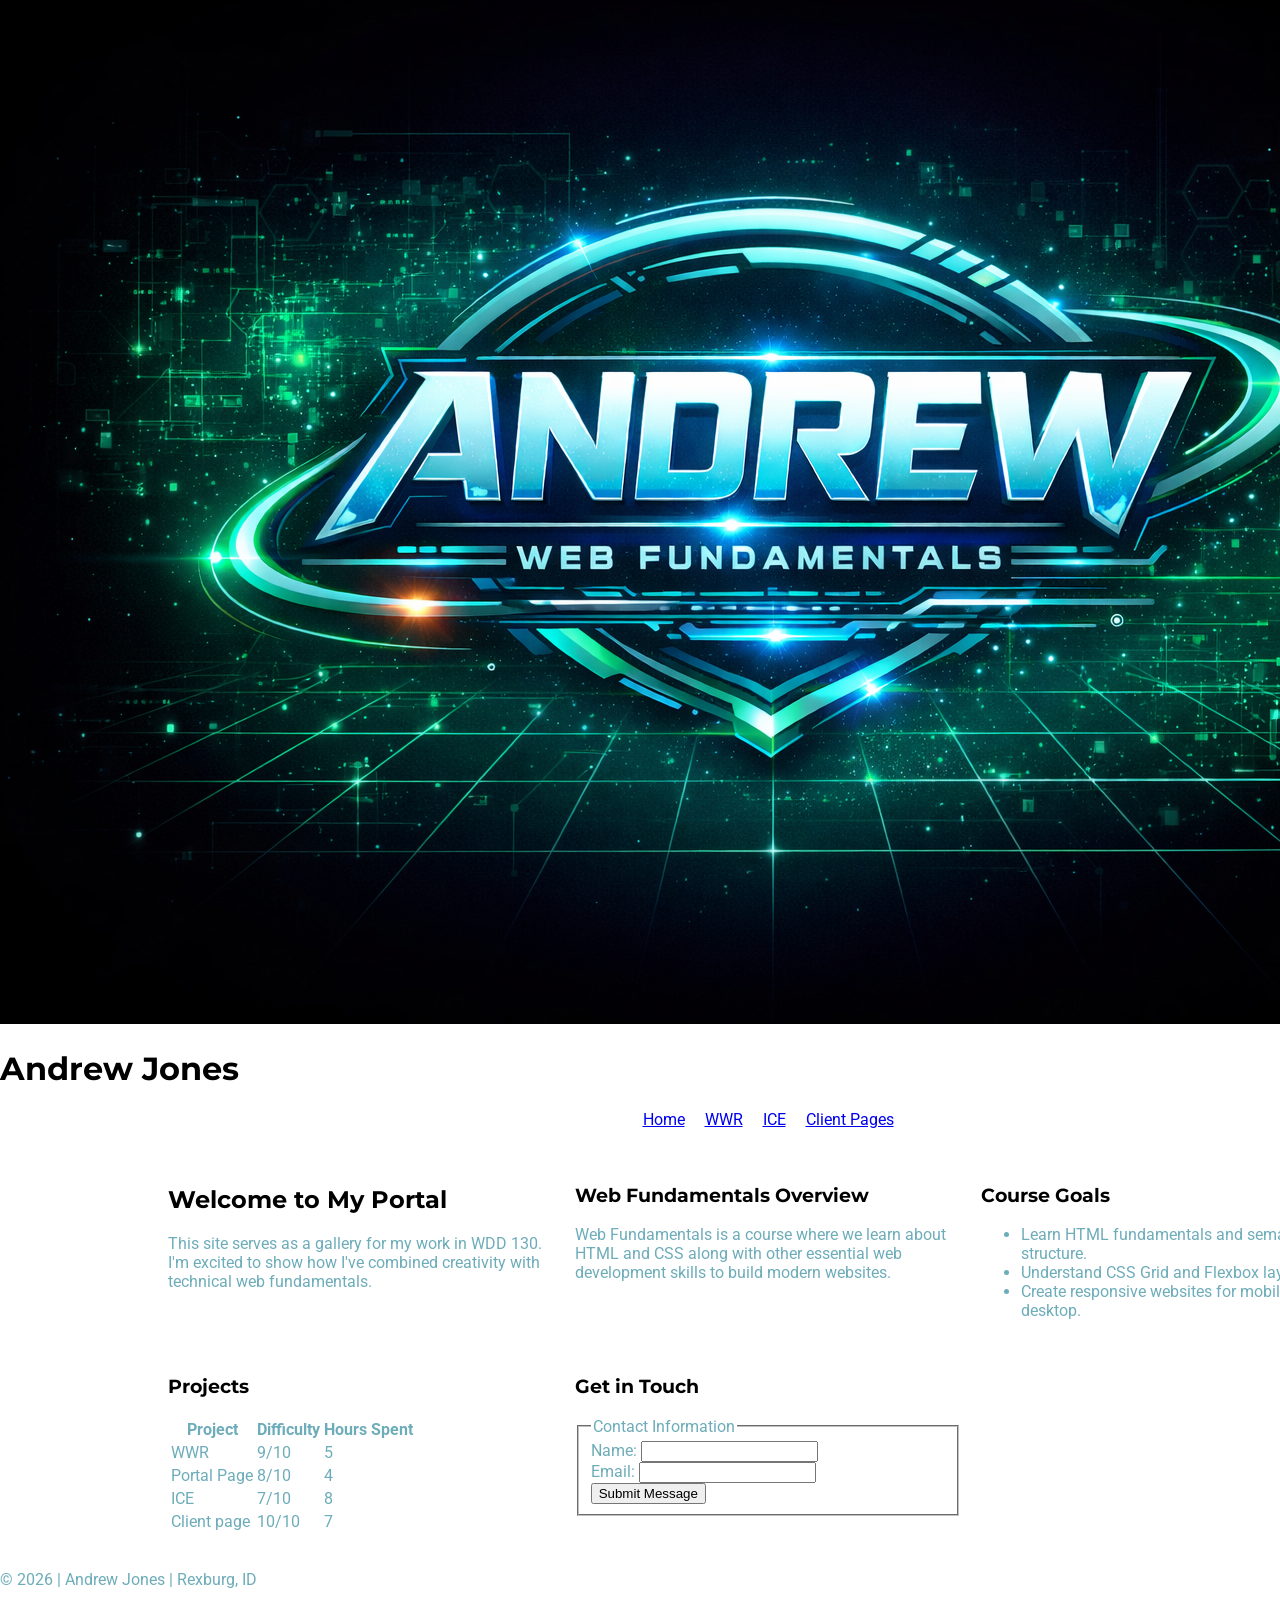
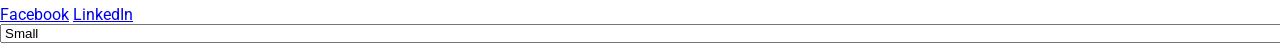
<file: index.html>
<!DOCTYPE html>
<html lang="en">
<head>
    <meta charset="UTF-8">
    <meta name="viewport" content="width=device-width, initial-scale=1.0">
    <title>Andrew Jones | WDD 130 Portal</title>
    <link rel="preconnect" href="https://fonts.googleapis.com">
    <link rel="preconnect" href="https://fonts.gstatic.com" crossorigin>
    <link href="https://fonts.googleapis.com/css2?family=Montserrat:wght@700&family=Roboto&display=swap" rel="stylesheet">
    <link rel="stylesheet" href="styles/styles.css">
</head>
<body>

    <header>
        <img src="images/Andrewlogo.png" alt="Andrew Web Fundamentals Logo" class="logo"> 
        <h1>Andrew Jones</h1>
        <nav>
            <ul>
                <li><a href="index.html">Home</a></li>
                <li><a href="wwr/index.html">WWR</a></li>
                <li><a href="http://127.0.0.1:5500/icepage.html">ICE</a></li>
                <li><a href="Clientpages.html">Client Pages</a></li>
            </ul>
        </nav>
    </header>

    <main>
        <section class="hero">
            <h2>Welcome to My Portal</h2>
            <p>This site serves as a gallery for my work in WDD 130. I'm excited to show how I've combined creativity with technical web fundamentals.</p>
        </section>

        <section class="explanation">
            <h3>Web Fundamentals Overview</h3>
            <p>Web Fundamentals is a course where we learn about HTML and CSS along with other essential web development skills to build modern websites.</p>
        </section>

        <section class="goals">
            <h3>Course Goals</h3>
            <ul>
                <li>Learn HTML fundamentals and semantic structure.</li>
                <li>Understand CSS Grid and Flexbox layouts.</li>
                <li>Create responsive websites for mobile and desktop.</li>
            </ul>
        </section>

        <section class="progress-table">
            <h3>Projects</h3>
            <table>
                <thead>
                    <tr>
                        <th>Project</th>
                        <th>Difficulty</th>
                        <th>Hours Spent</th>
                    </tr>
                </thead>
                <tbody>
                    <tr>
                        <td>WWR</td>
                        <td>9/10</td>
                        <td>5</td>
                    </tr>
                    <tr>
                        <td>Portal Page</td>
                        <td>8/10</td>
                        <td>4</td>
                    </tr>
                    <tr>
                        <td>ICE</td>
                        <td>7/10</td>
                        <td>8</td>
                    </tr>
                    <tr>
                        <td>Client page</td>
                        <td>10/10</td>
                        <td>7</td>
                    </tr>
                </tbody>
            </table>
        </section>

        <section class="contact-form">
            <h3>Get in Touch</h3>
            <form action="#">
                <fieldset>
                    <legend>Contact Information</legend>
                    <label for="name">Name:</label>
                    <input type="text" id="name" name="user_name" required> <br>
                    
                    <label for="email">Email:</label>
                    <input type="email" id="email" name="user_email" required> <br>
                    
                    <button type="submit">Submit Message</button>
                </fieldset>
            </form>
        </section>
    </main>

    <footer>
        <p>&copy; 2026 | Andrew Jones | Rexburg, ID</p>
        <div class="socials">
            <a href="https://Facebook.com" target="_blank">Facebook</a>
            <a href="https://linkedin.com" target="_blank">LinkedIn</a>
        </div>
    </footer>

<select>
  <option value="small">Small</option>
  <option value="large">Large</option>
</select>   




</body>
</html>
</file>
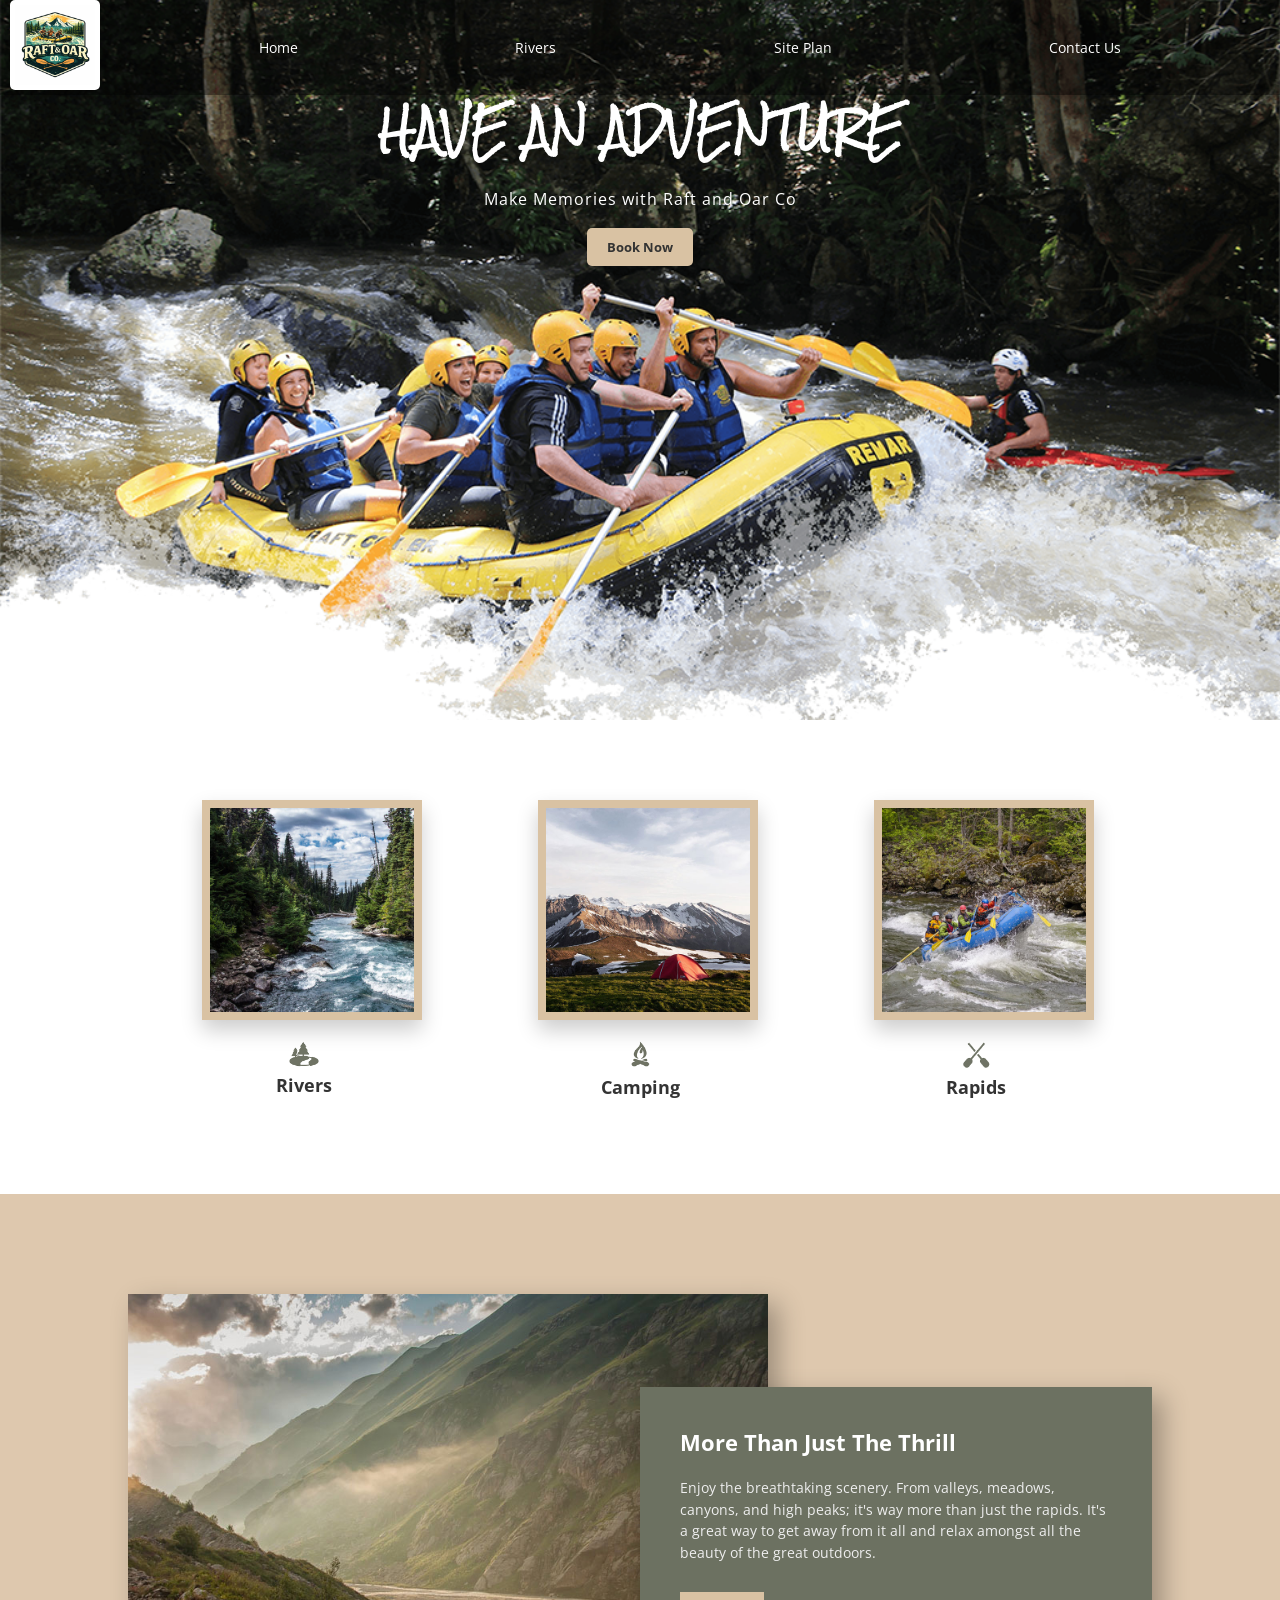
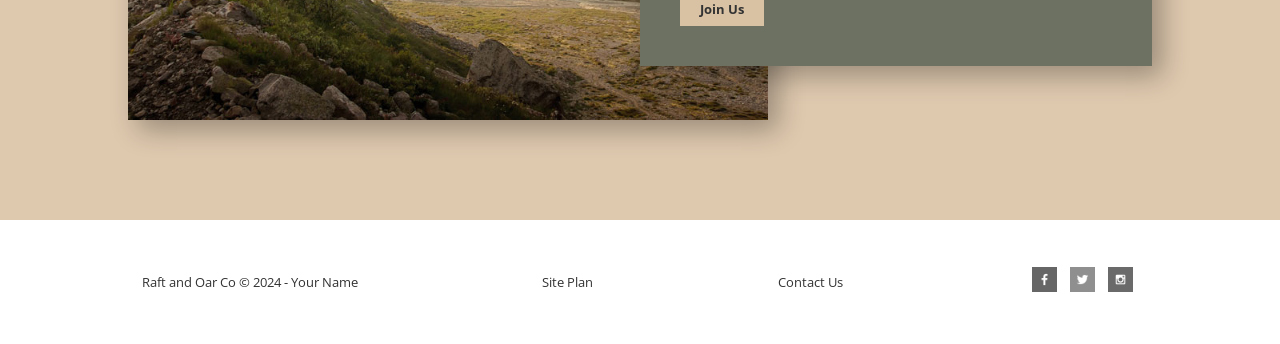
<file: wwr/index.html>
<!DOCTYPE html>
<html lang="en">
<head>
    <meta charset="UTF-8">
    <meta name="viewport" content="width=device-width, initial-scale=1.0">
    <title>Raft and Oar Co | Home</title>
    <!-- Importing Google Fonts for the decorative title -->
    <link href="https://fonts.googleapis.com/css2?family=Rock+Salt&family=Open+Sans:wght@400;700&display=swap" rel="stylesheet">
    <style>
        /* General Styles */
        body {
            margin: 0;
            padding: 0;
            font-family: 'Open Sans', sans-serif;
            background-color: #ffffff;
            color: #333;
        }

        /* Header Grid */
        header {
            display: grid;
            grid-template-columns: 150px auto;
            background-color: rgba(0, 0, 0, 0.4); 
            position: absolute; /* Floating over hero */
            width: 100%;
            z-index: 10;
        }

        #logo_link {
            padding: 10px;
            justify-self: center;
            align-self: center;
        }

        .logo {
            width: 80px; /* Slightly adjusted for the new logo aspect ratio */
            background-color: white;
            padding: 5px;
            border-radius: 5px; /* Changed from 50% to 5px for a standard logo look */
        }

        nav {
            display: flex;
            justify-content: space-around;
            align-items: center;
            padding-right: 50px;
        }

        nav a {
            text-decoration: none;
            color: white;
            font-size: 0.9em;
            transition: color 0.3s;
        }

        nav a:hover {
            color: #d9c2a3;
        }

        /* Hero Grid */
        #hero {
            display: grid;
            grid-template-columns: 1fr 3fr 1fr;
            height: 80vh;
        }

        #hero-box {
            grid-column: 1/4;
            grid-row: 1/3;
            z-index: -1;
            overflow: hidden;
        }

        #hero-img {
            width: 100%;
            height: 100%;
            object-fit: cover;
        }

        #hero-msg {
            grid-column: 2/3;
            grid-row: 1/2;
            text-align: center;
            align-self: center;
            margin-top: 50px;
        }

        .home-title {
            font-family: 'Rock Salt', cursive;
            color: white;
            font-size: 2.5em;
            margin-bottom: 0;
            text-transform: uppercase;
        }

        #hero-msg h4 {
            color: white;
            font-weight: normal;
            margin-top: 10px;
            letter-spacing: 1px;
        }

        .button-box {
            margin-top: 25px;
        }

        .book {
            background-color: #d9c2a3;
            color: #333;
            text-decoration: none;
            padding: 10px 20px;
            font-size: 0.8em;
            border-radius: 5px;
            font-weight: bold;
            transition: background 0.3s;
        }

        .book:hover {
            background-color: #6f7364;
            color: white;
        }

        /* Main Home Grid */
        .home-grid {
            display: grid;
            grid-template-columns: repeat(10, 1fr);
            max-width: 1100px;
            margin: 80px auto;
            gap: 20px;
        }

        .card-img {
            width: 100%;
            border: 8px solid #d9c2a3;
            box-shadow: 0 10px 20px rgba(0,0,0,0.2);
            transition: transform .5s;
        }

        .card-img:hover {
            transform: scale(1.05);
        }

        .rivers-card { grid-column: 2/4; text-align: center; }
        .camping-card { grid-column: 5/7; text-align: center; }
        .rapids-card { grid-column: 8/10; text-align: center; }

        .icon {
            width: 30px;
            margin-top: 15px;
            display: block;
            margin-left: auto;
            margin-right: auto;
        }

        .home-grid h2 {
            font-size: 1.1em;
            margin-top: 5px;
        }

        /* Bottom Section with Tan Background */
        .bottom-section {
            background-color: #dec8ae;
            padding: 100px 0;
            display: grid;
            grid-template-columns: repeat(10, 1fr);
            margin-top: 50px;
        }

        #background {
            display: none; /* Managed by the section background now */
        }

        .mountains {
            grid-column: 2/7;
            grid-row: 1/2;
            width: 100%;
            box-shadow: 10px 10px 25px rgba(0,0,0,0.3);
            z-index: 1;
        }

        .msg {
            grid-column: 6/10;
            grid-row: 1/2;
            background-color: #6c7161;
            padding: 40px;
            box-shadow: 10px 10px 25px rgba(0,0,0,0.3);
            color: white;
            align-self: center;
            z-index: 2;
            margin-top: 40px; /* Offset to create the overlap look */
        }

        .msg h2 {
            font-size: 1.4em;
            margin-top: 0;
        }

        .msg p {
            font-size: 0.85em;
            line-height: 1.6;
            color: #eee;
        }

        .join {
            background-color: #d9c2a3;
            color: #333;
            text-decoration: none;
            padding: 8px 20px;
            font-size: 0.8em;
            font-weight: bold;
            display: inline-block;
            margin-top: 15px;
        }

        /* Footer Layout */
        footer {
            background-color: #ffffff;
            padding: 40px 50px;
            display: flex;
            justify-content: space-around;
            align-items: center;
            font-size: 0.8em;
        }

        footer a {
            color: #333;
            text-decoration: none;
        }

        .social img {
            width: 25px;
            padding: 5px;
            filter: grayscale(1);
        }

        /* Responsive Design */
        @media screen and (max-width: 900px) {
            header { position: relative; background-color: #6f7364; }
            #hero { display: block; height: auto; }
            #hero-msg { padding: 40px 20px; }
            .home-grid, .bottom-section { display: block; padding: 20px; }
            .rivers-card, .camping-card, .rapids-card, .mountains, .msg {
                width: 90%;
                margin: 20px auto;
            }
            .msg { margin-top: 0; }
        }
    </style>
</head>
<body>

   <header>
    <div id="logo_container">
        <a id="logo_link" href="index.html">
            <img src="images/raft-oar-logo.png"  class="logo">
        </a>
    </div>
    <nav>
        <a href="index.html">Home</a>
        <a href="rivers.html">Rivers</a>
        <a href="site-plan.html">Site Plan</a>
        <a href="contactus.html">Contact Us</a>
    </nav>
</header>

    <div id="hero">
        <div id="hero-box">
            <img id="hero-img" src="images/hero.png" alt="People enjoying white water rafting">
        </div>
        <section id="hero-msg">
            <h1 class="home-title">Have An Adventure</h1>
            <h4>Make Memories with Raft and Oar Co</h4>
            <div class="button-box">
                <a class="book" href="rates.html">Book Now</a>
            </div>
        </section>
    </div>

    <main class="home-grid">
        <section class="rivers-card">
            <img class="card-img" src="images/rivers.jpg" alt="river in forest">
            <img class="icon" src="images/river_icon.png" alt="river icon">
            <h2>Rivers</h2>
        </section>
        <section class="camping-card">
            <img class="card-img" src="images/camping.jpg" alt="tent in mountains">
            <img class="icon" src="images/fire_icon.png" alt="fire icon">
            <h2>Camping</h2>
        </section>
        <section class="rapids-card">
            <img class="card-img" src="images/rapids.jpg" alt="rafting boat">
            <img class="icon" src="images/oars.png" alt="oars icon">
            <h2>Rapids</h2>
        </section>
    </main>

    <div class="bottom-section">
        <img class="mountains" src="images/mountains.jpg" alt="Misty mountains">
        
        <section class="msg">
            <h2>More Than Just The Thrill</h2>
            <p>Enjoy the breathtaking scenery. From valleys, meadows, canyons, and high peaks; it's way more than just the rapids. It's a great way to get away from it all and relax amongst all the beauty of the great outdoors. </p>
            <a class="join" href="rivers.html">Join Us</a>
        </section>
    </div>

    <footer>
        <p>Raft and Oar Co &copy; 2024 - Your Name</p>
        <p><a href="site-plan-rafting.html">Site Plan</a></p>
        <p><a href="contactus.html">Contact Us</a></p>
        <div class="social">
            <a href="https://facebook.com" target="_blank">
                <img src="images/facebook.png" alt="fb icon">
            </a>
            <a href="https://twitter.com" target="_blank">
                <img src="images/twitter.png" alt="twitter icon">
            </a>
            <a href="https://instagram.com" target="_blank">
                <img src="images/instagram.png" alt="instagram icon">
            </a>
        </div>
    </footer>

</body>
</html>
</file>
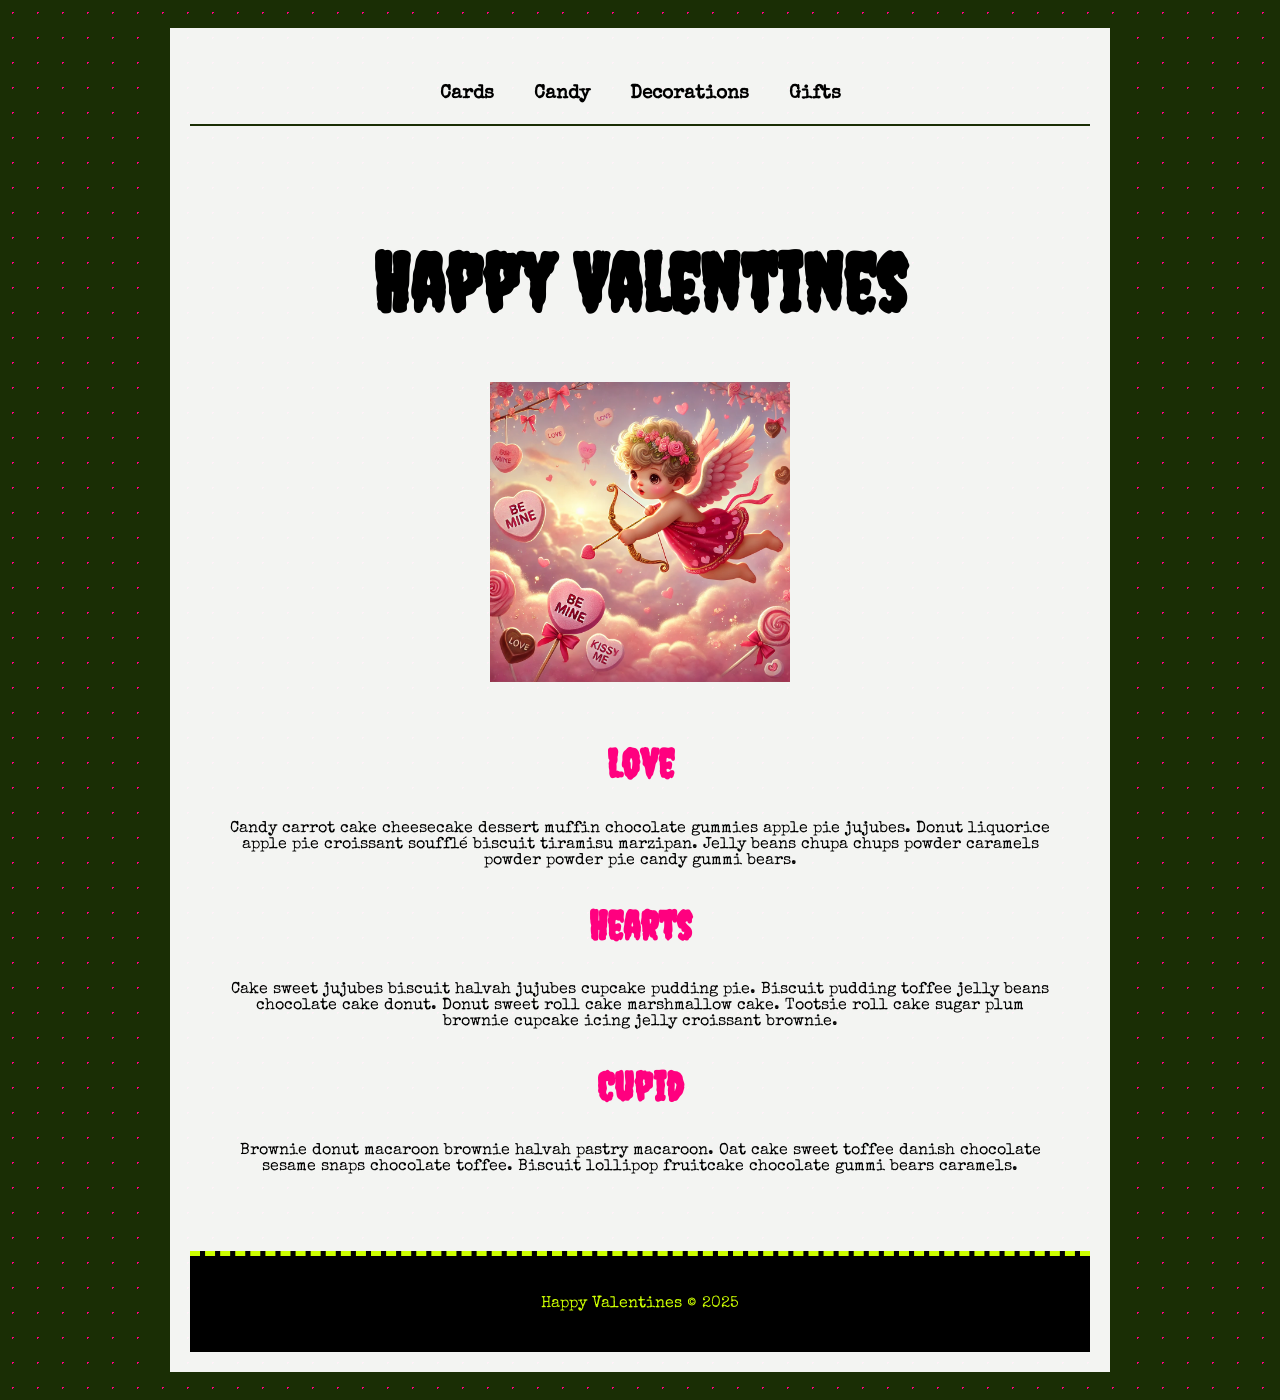
<file: ice/Your a cuttie/index.html>
<!DOCTYPE html>
<html lang="en">

<head>
    <meta charset="UTF-8">
    <meta name="viewport" content="width=device-width, initial-scale=1.0">
    <title>Happy Valentines Page</title>
    <link rel="stylesheet" href="styles/styles.css">
</head>

<body>
    <div id="wrapper">
        <header>
            <nav>
                <ul>
                    <li>Cards</li>
                    <li>Candy</li>
                    <li>Decorations</li>
                    <li>Gifts</li>
                </ul>
            </nav>
        </header>
        <main>
            <h1>Happy Valentines</h1>
            <img src="images/valentines.png">
            <section>
                <h2>Love</h2>
                <p>Candy carrot cake cheesecake dessert muffin chocolate gummies apple
                    pie jujubes. Donut liquorice apple pie croissant soufflé biscuit
                    tiramisu marzipan. Jelly beans chupa chups powder caramels powder
                    powder pie candy gummi bears. </p>
            </section>
            <section>
                <h2>Hearts</h2>
                <p>Cake sweet jujubes biscuit halvah jujubes cupcake pudding pie. Biscuit
                    pudding toffee jelly beans chocolate cake donut. Donut sweet roll cake
                    marshmallow cake. Tootsie roll cake sugar plum brownie cupcake icing
                    jelly croissant brownie.</p>
            </section>
            <section>
                <h2>Cupid</h2>
                <p>Brownie donut macaroon brownie halvah pastry macaroon. Oat cake sweet
                    toffee danish chocolate sesame snaps chocolate toffee. Biscuit lollipop
                    fruitcake chocolate gummi bears caramels.</p>
            </section>
        </main>
        <footer>
            Happy Valentines &copy; 2025
        </footer>
    </div>
</body>

</html>
</file>
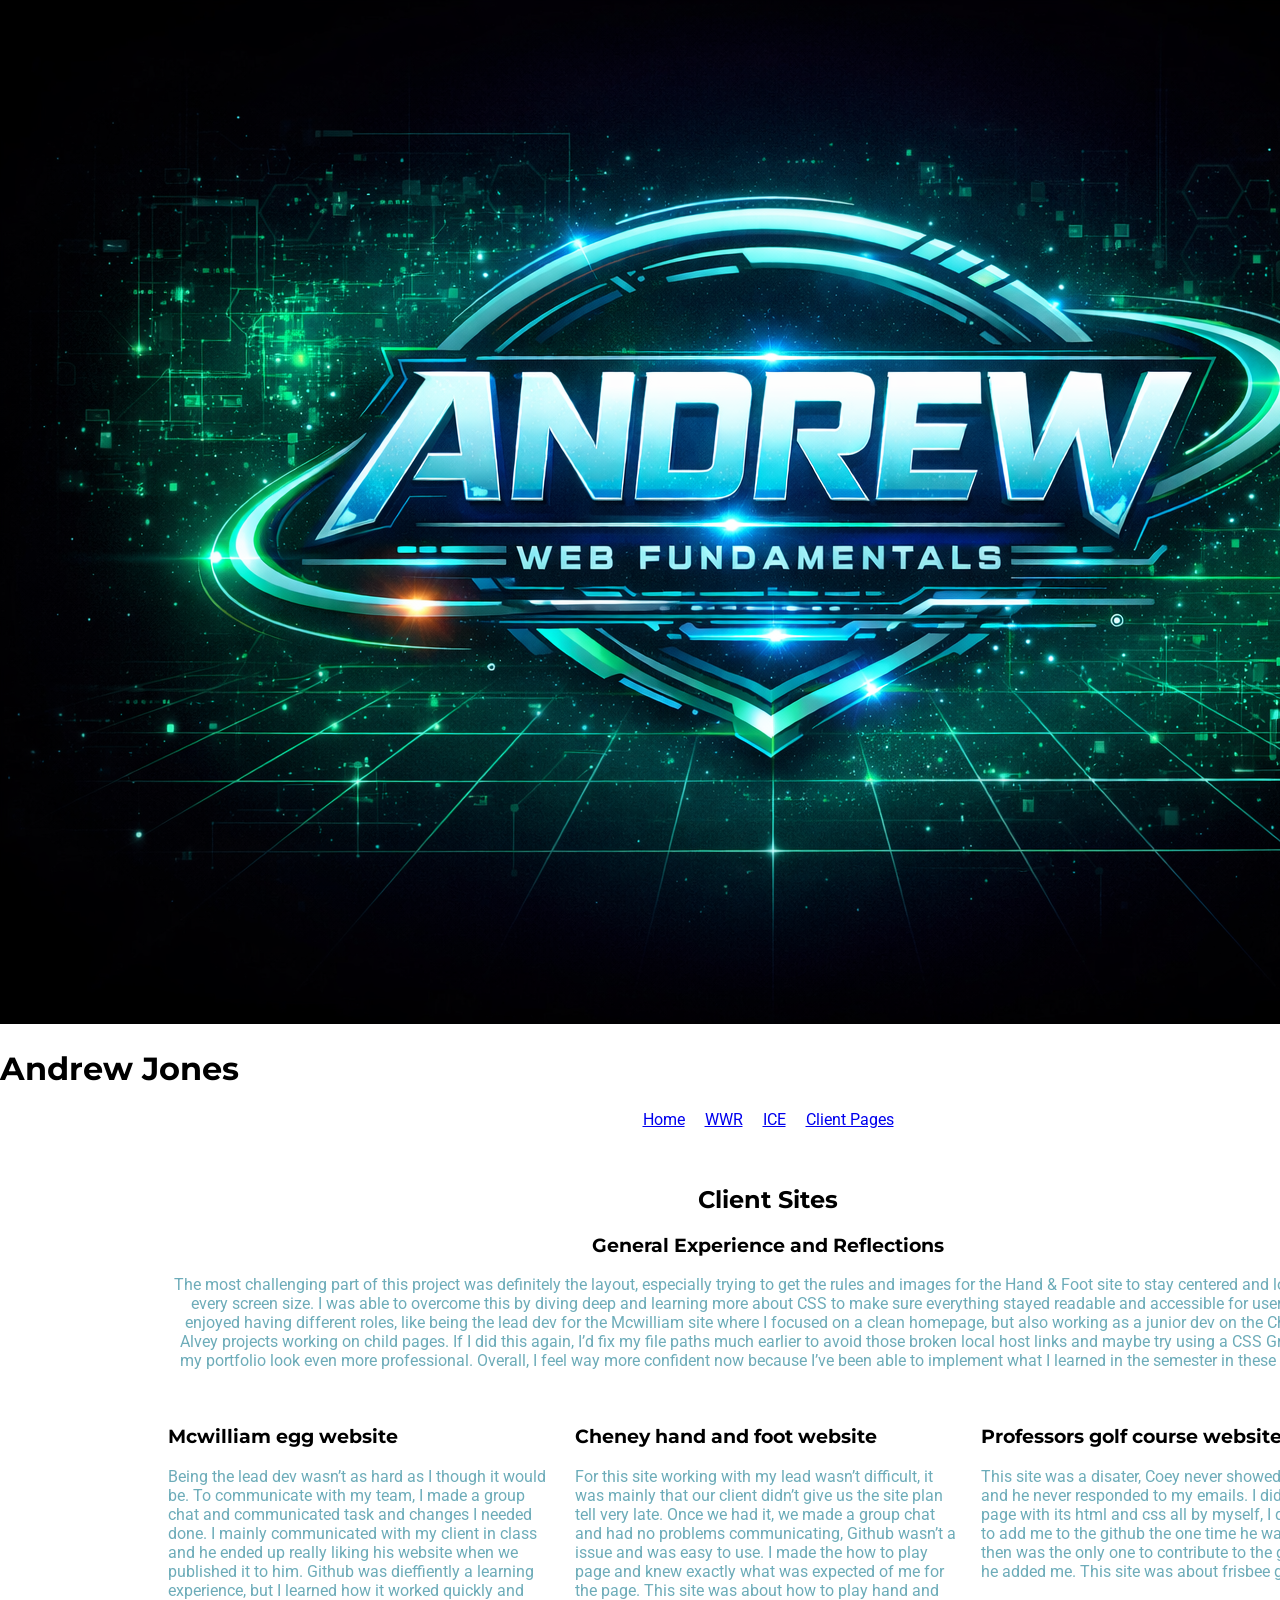
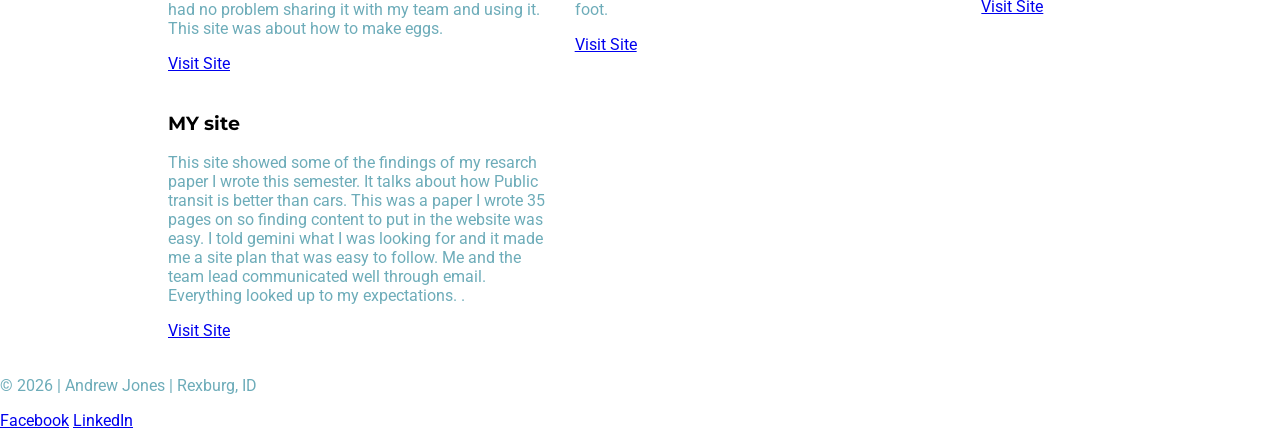
<file: Clientpages.html>
<!DOCTYPE html>
<html lang="en">
<head>
    <meta charset="UTF-8">
    <meta name="viewport" content="width=device-width, initial-scale=1.0">
    <title>Client Sites | Andrew Jones</title>
    <link rel="preconnect" href="https://fonts.googleapis.com">
    <link rel="preconnect" href="https://fonts.gstatic.com" crossorigin>
    <link href="https://fonts.googleapis.com/css2?family=Montserrat:wght@700&family=Roboto&display=swap" rel="stylesheet">
    <link rel="stylesheet" href="styles/styles.css">
</head>
<body>

    <header>
        <img src="images/Andrewlogo.png" alt="Andrew Web Fundamentals Logo" class="logo"> 
        <h1>Andrew Jones</h1>
        <nav>
            <ul>
                <li><a href="index.html">Home</a></li>
                <li><a href="wwr/index.html">WWR</a></li>
                <li><a href="http://127.0.0.1:5500/icepage.html">ICE</a></li>
                <li><a href="Clientpages.html">Client Pages</a></li>
            </ul>
        </nav>
    </header>

    <main>
        <section class="hero" style="grid-column: 1 / -1; text-align: center;">
            <h2>Client Sites</h2>
            <h3>General Experience and Reflections</h3>
            <p>The most challenging part of this project was definitely the layout, especially trying to get the rules and images for the Hand & Foot site to stay centered and look right on every screen size. I was able to overcome this by diving deep and learning more about CSS to make sure everything stayed readable and accessible for users. I really enjoyed having different roles, like being the lead dev for the Mcwilliam site where I focused on a clean homepage, but also working as a junior dev on the Cheney and Alvey projects working on child pages. If I did this again, I’d fix my file paths much earlier to avoid those broken local host links and maybe try using a CSS Grid to make my portfolio look even more professional. Overall, I feel way more confident now because I’ve been able to implement what I learned in the semester in these webpages. 
</p>
        </section>

        <section class="client-box">
            <h3>Mcwilliam egg website</h3>
            <p>Being the lead dev wasn’t as hard as I though it would be. To communicate with my team, I made a group chat and communicated task and changes I needed done. I mainly communicated with my client in class and he ended up really liking his website when we published it to him. Github was dieffiently a learning experience, but I learned how it worked quickly and had no problem sharing it with my team and using it. This site was about how to make eggs.
</p>
            <a href="https://andrewclayjones2002-ui.github.io/wdd130-Mcwilliam/" target="_blank">Visit Site</a>
        </section>

        <section class="client-box">
            <h3>Cheney hand and foot website </h3>
            <p>For this site working with my lead wasn’t difficult, it was mainly that our client didn’t give us the site plan tell very late. Once we had it, we made a group chat and had no problems communicating, Github wasn’t a issue and was easy to use. I made the how to play page and knew exactly what was expected of me for the page. This site was about how to play hand and foot.
</p> 
            <a href="https://rbcantrell.github.io/wdd130-cheney/" target="_blank">Visit Site</a>
        </section>

        <section class="client-box">
            <h3>Professors golf course website</h3>
            <p>This site was a disater, Coey never showed up to class, and he never responded to my emails. I did the child page with its html and css all by myself, I did get him to add me to the github the one time he was there, I then was the only one to contribute to the git hub after he added me. This site was about frisbee golf at BYUI.
</p>
            <a href="https://sti25006-coder.github.io/wdd130-alvey/" target="_blank">Visit Site</a>
        </section>

         <section class="client-box">
            <h3>MY site</h3>
            <p>This site showed some of the findings of my resarch paper I wrote this semester. It talks about how Public transit is better than cars. This was a paper I wrote 35 pages on so finding content to put in the website was easy. I told gemini what I was looking for and it made me a site plan that was easy to follow. Me and the team lead communicated well through email. Everything looked up to my expectations. 
.</p>
            <a href="https://wolfpackradio.github.io/wdd130-Jones/" target="_blank">Visit Site</a>
        </section>
    </main>

    <footer>
        <p>&copy; 2026 | Andrew Jones | Rexburg, ID</p>
        <div class="socials">
            <a href="https://Facebook.com" target="_blank">Facebook</a>
            <a href="https://linkedin.com" target="_blank">LinkedIn</a>
        </div>
    </footer>

</body>
</html>
</file>
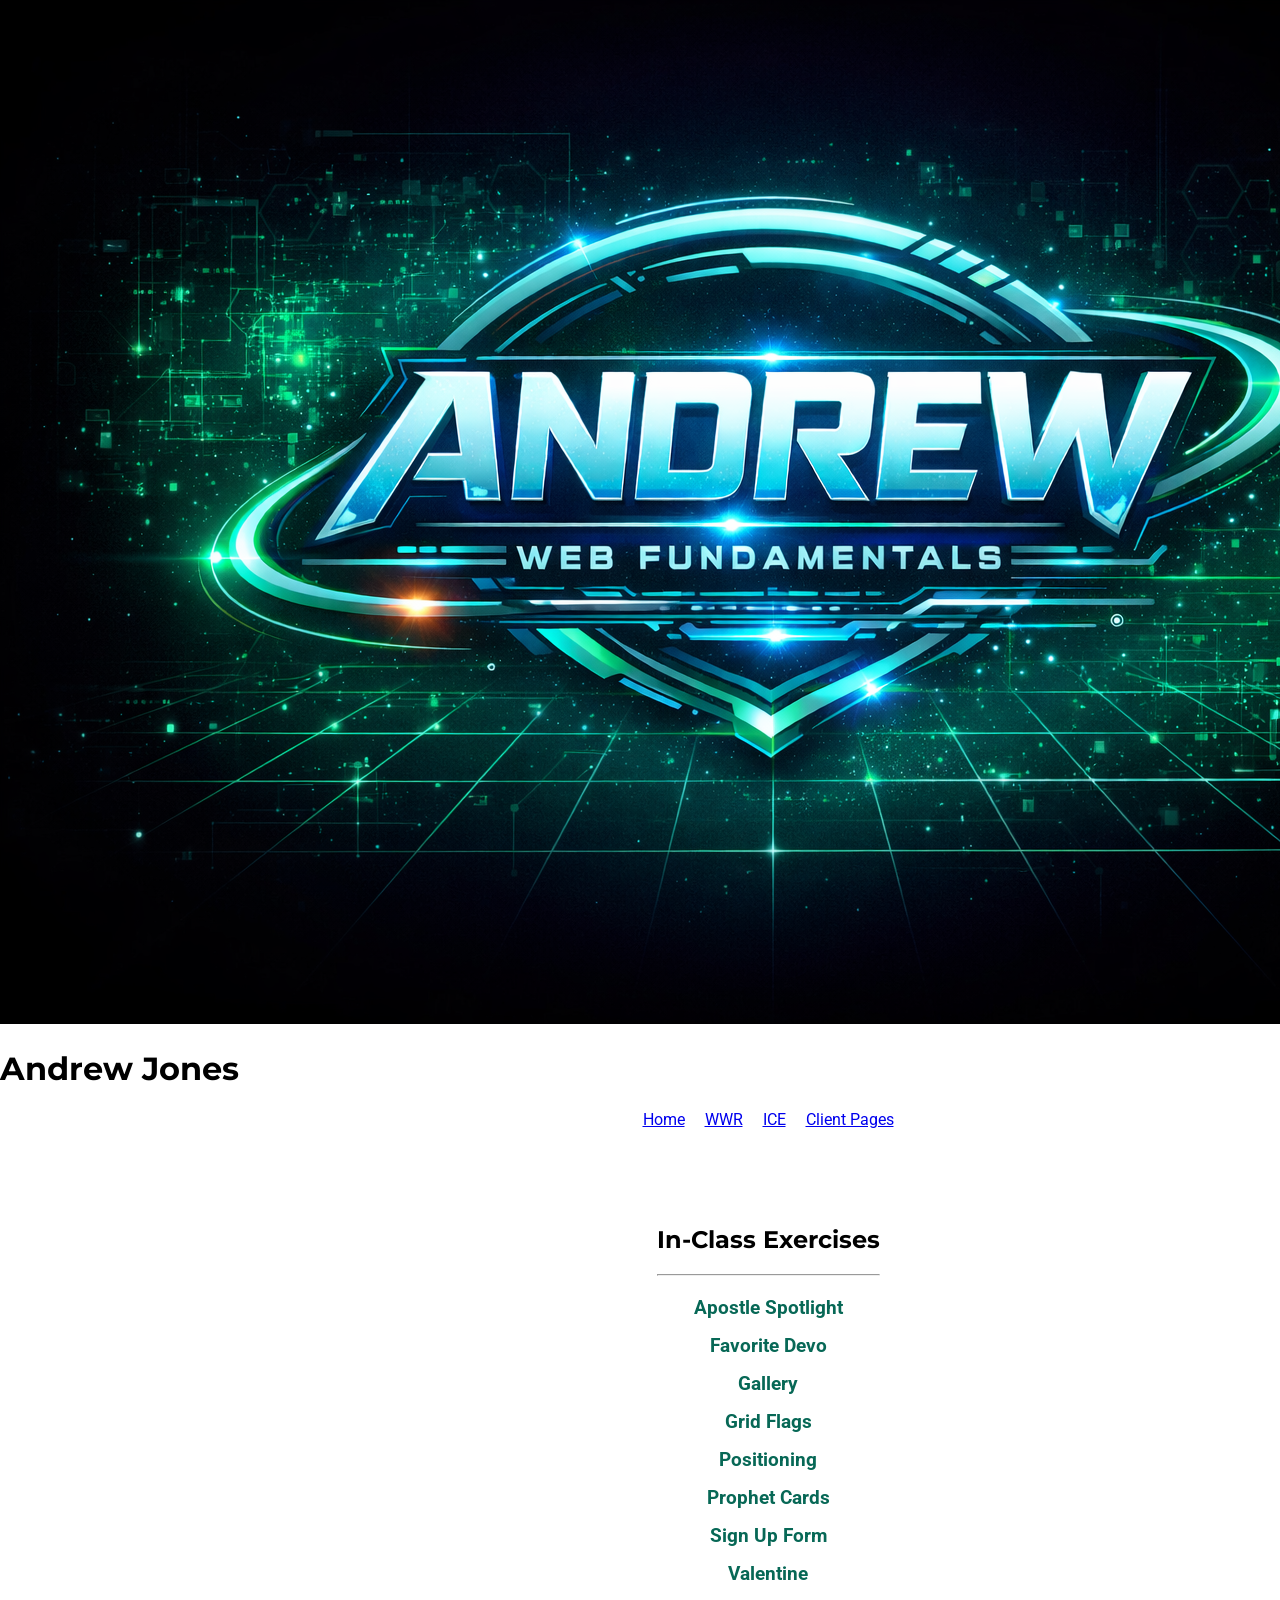
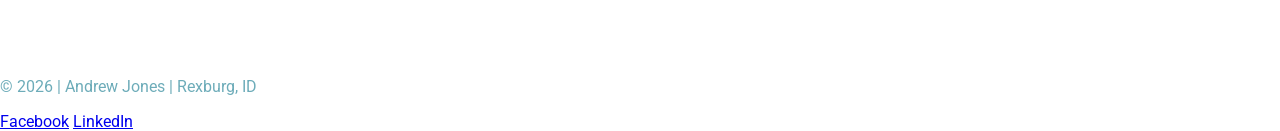
<file: icepage.html>
<!DOCTYPE html>
<html lang="en">
<head>
    <meta charset="UTF-8">
    <meta name="viewport" content="width=device-width, initial-scale=1.0">
    <title>ICE Projects Index | Andrew Jones</title>
    <link rel="preconnect" href="https://fonts.googleapis.com">
    <link rel="preconnect" href="https://fonts.gstatic.com" crossorigin>
    <link href="https://fonts.googleapis.com/css2?family=Montserrat:wght@700&family=Roboto&display=swap" rel="stylesheet">
    <link rel="stylesheet" href="styles/styles.css">
    <style>
        
        .centered-content {
            grid-column: 1 / -1; 
            text-align: center;
            max-width: 600px;
            margin: 0 auto;
            padding: 40px 20px;
        }

        .ice-list {
            list-style: none;
            padding: 0;
            margin-top: 20px;
        }

        .ice-list li {
            margin: 15px 0;
            font-size: 1.2rem;
        }

        .ice-list a {
            color: var(--accent-color);
            text-decoration: none;
            font-weight: bold;
            transition: 0.3s;
        }

        .ice-list a:hover {
            color: var(--primary-color);
            text-decoration: underline;
        }
    </style>
</head>
<body>

    <header>
        <img src="images/Andrewlogo.png" alt="Andrew Web Fundamentals Logo" class="logo"> 
        <h1>Andrew Jones</h1>
        <nav>
            <ul>
               <li><a href="index.html">Home</a></li>
                <li><a href="wwr/index.html">WWR</a></li>
                <li><a href="http://127.0.0.1:5500/icepage.html">ICE</a></li>
               <li><a href="Clientpages.html">Client Pages</a></li>
            </ul>
        </nav>
    </header>

    <main>
        <section class="centered-content">
            <h2>In-Class Exercises</h2>
            <hr>
            
            <ul class="ice-list">
                <li><a href="ice/apostle_spotlight/apostles.html">Apostle Spotlight</a></li>
                <li><a href="ice/favorite_devo/favdevo.html">Favorite Devo</a></li>
                <li><a href="ice/gallery/gallery.html">Gallery</a></li>
                <li><a href="ice/grid_flags/flags.html">Grid Flags</a></li>
                <li><a href="ice/positioning/positioning.html">Positioning</a></li>
                <li><a href="ice/prophet_cards/oaks.html">Prophet Cards</a></li>
                <li><a href="ice/signup/signup.html">Sign Up Form</a></li>
                <li><a href="ice/Your%20a%20cuttie/index.html">Valentine</a></li>
            </ul>
                
                </ul>
        </section>
    </main>

    <footer>
        <p>&copy; 2026 | Andrew Jones | Rexburg, ID</p>
        <div class="socials">
            <a href="https://Facebook.com" target="_blank">Facebook</a>
            <a href="https://linkedin.com" target="_blank">LinkedIn</a>
        </div>
    </footer>

</body>
</html>
</file>
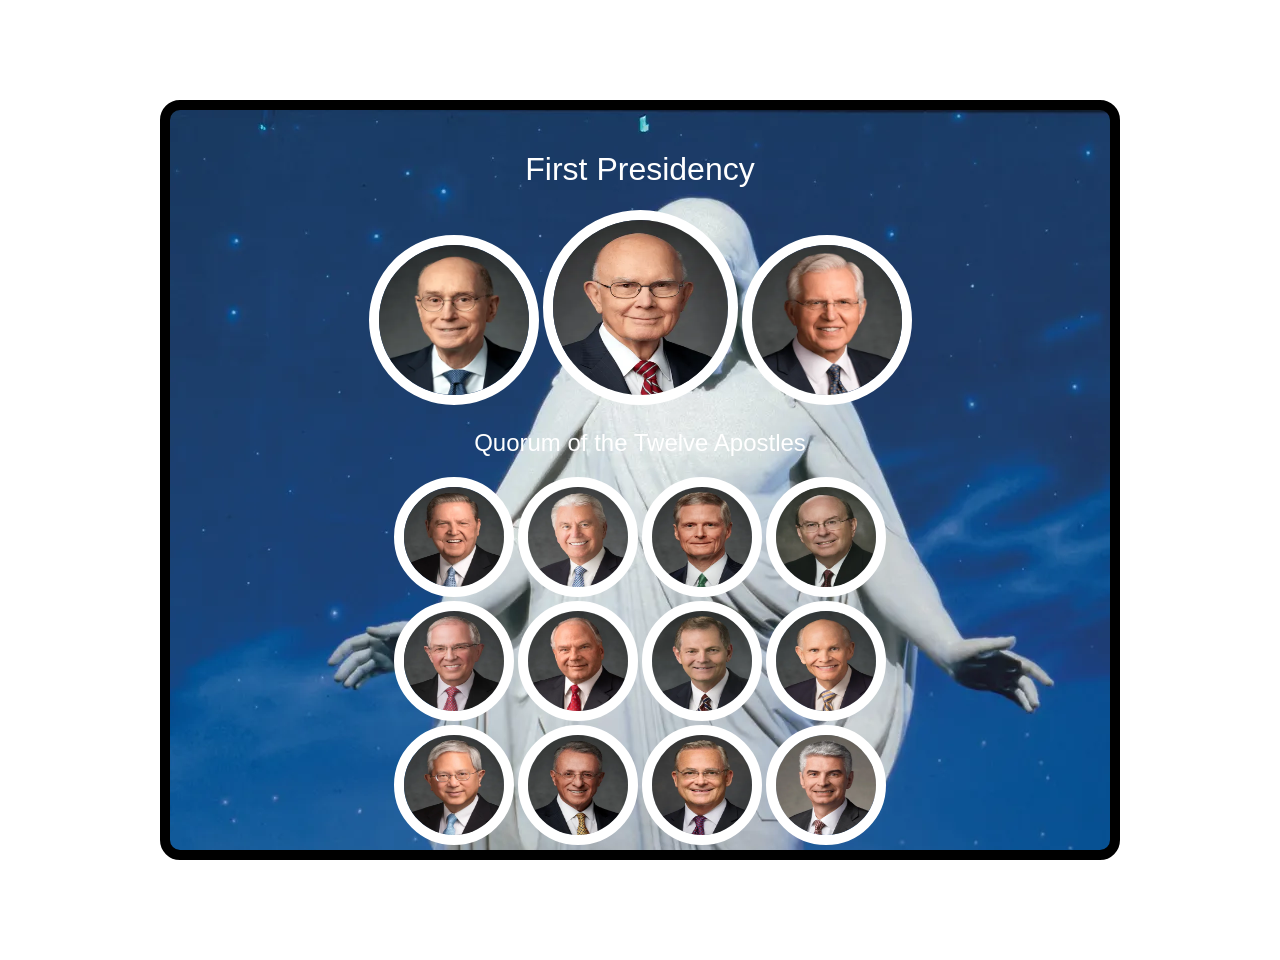
<file: ice/apostle_spotlight/apostles.html>
<!DOCTYPE html>
<html lang="en">
<head>
    <meta charset="UTF-8">
    <meta name="viewport" content="width=device-width, initial-scale=1.0">
    <title>Apostles Spotlights</title>
    <style>
        /* Insert styles here */
        #Apostles {
            background: url(images/christus.webp);
            border-radius: 20px;
            border: 10px solid #000000;
            padding: 20px;
            width: 900px;
            height: 700px;
            margin: 100px auto;
            text-align: center;
        }
        .p{
            border: 10px solid white;
            border-radius: 50%;
            width: 175px;
            height: 175px;
        }
        .c{
            border: 10px solid white;
            border-radius: 50%;
            width: 150px;
            height: 150px;
        }
        h1{
            color: white;
            font-family: Helvetica;
            font-weight: 100;

}
h2{
    color: white; 
    font-family: Helvetica;
    font-weight: 100; }
    .a{
        border: 10px solid white;
        border-radius: 50%;
        width: 100px;
        height: 100px;
    }
    </style>
</head>
<body>
    <!-- Insert HTML elements here -->
    <div id="Apostles">
        <h1>First Presidency</h1>
<img class="c" src="images/eyring.webp" alt="">
<img class="p" src="images/oaks.webp" alt="">
<img class="c" src="images/christofferson.webp" alt="">
<h2>Quorum of the Twelve Apostles</h2>
<img class="a" src="images/holland.webp" alt="">
<img class="a" src="images/uchtdorf.webp" alt="">
<img class="a" src="images/bednar.webp" alt="">
<img class="a" src="images/cook.webp" alt="">
<br>
<img class="a" src="images/anderson.webp" alt="">
<img class="a" src="images/rasband.webp" alt="">
<img class="a" src="images/stevenson.webp" alt="">
<img class="a" src="images/renlund.webp" alt="">
<br>
<img class="a" src="images/gong.webp" alt="">
<img class="a" src="images/soares.webp" alt="">   
<img class="a" src="images/kearon.webp" alt="">
<img class="a" src="images/causse.webp" alt="">
        </div>
    
     
</body>
</html>
</file>
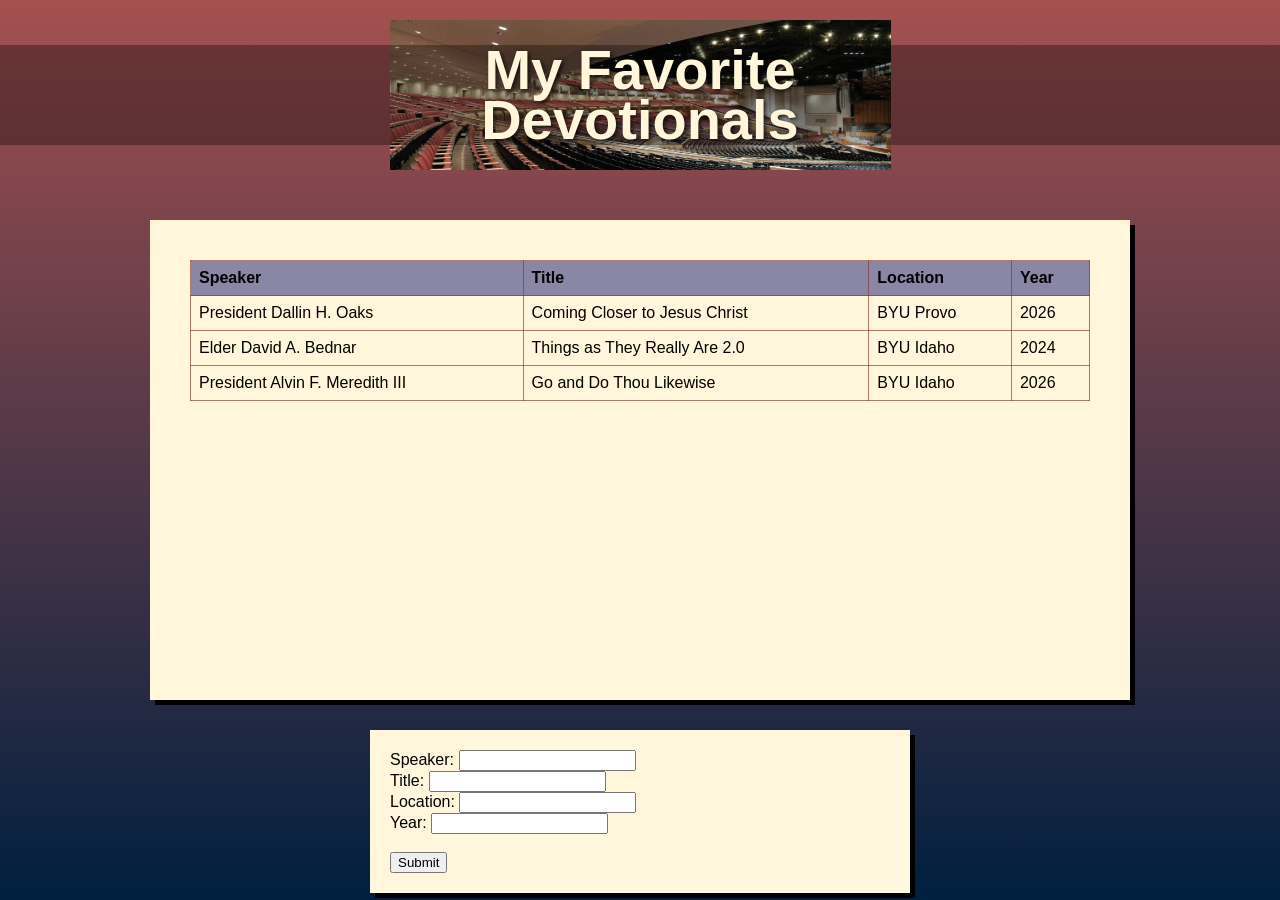
<file: ice/favorite_devo/favdevo.html>
<!DOCTYPE html>
<html lang="en">
<head>
  <meta charset="UTF-8" />
  <meta name="viewport" content="width=device-width, initial-scale=1.0"/>
  <title>My Favorite Devotionals</title>
  <link rel="stylesheet" href="styles/styles.css" />
</head>
<body>
  <div class="container">
    <header class="header">
      <div class="header-image">
        <h1>My Favorite<br>Devotionals</h1>
      </div>
    </header>
    <main>
      <div class="content-box">
        <!-- Add your devotional content here -->
         <table>
  <thead>
    <tr>
      <th>Speaker</th>
      <th>Title</th>
      <th>Location</th>
      <th>Year</th>
    </tr>
  </thead>
  <tbody>
    <tr>
      <td>President Dallin H. Oaks</td>
      <td>Coming Closer to Jesus Christ</td>
      <td>BYU Provo</td>
      <td>2026</td>
    </tr>
    <tr>
      <td>Elder David A. Bednar</td>
      <td>Things as They Really Are 2.0</td>
      <td>BYU Idaho</td>
      <td>2024</td>
    </tr>
     <tr>
      <td>President Alvin F. Meredith III</td>
      <td>Go and Do Thou Likewise</td>
      <td>BYU Idaho</td>
      <td>2026</td>
    </tr>
  </tbody>
</table>

      </div>
    </main>
  </div>
  <form>
<label for="Speaker">Speaker:</label>
<input type="text" id="Speaker" name="Speaker"><br>
<label for="Title">Title:</label>
<input type="text" id="Title" name="Title"><br>
<label for="Location">Location:</label>
<input type="text" id="Location" name="Location"><br>
<label for="Year">Year:</label>
<input type="text" id="Year" name="Year"><br><br>
<input type="submit" value="Submit">
  
</form>
</body>
</html>
</file>
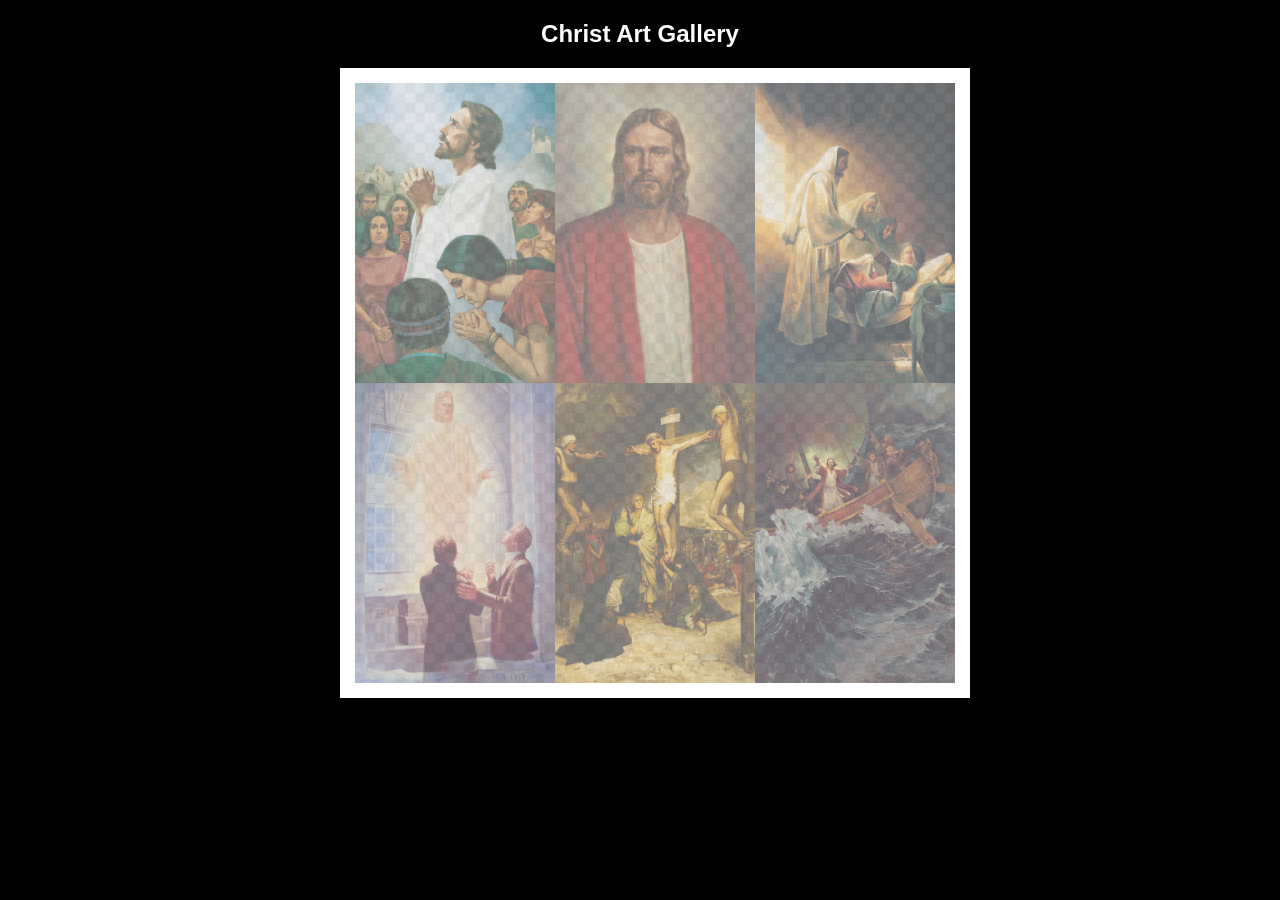
<file: ice/gallery/gallery.html>
<!DOCTYPE html>
<html lang="en">
<head>
    <meta charset="UTF-8">
    <meta name="viewport" content="width=device-width, initial-scale=1.0">
    <title>Images of Christ</title>
    <style>
        body {
            background: black;
        }
        #wrapper{
            width: 600px;
            margin: 0 auto;
        }
        nav {
            color: white;
            text-align: center;
            font-family: Haettenschweiler, 'Arial Narrow Bold', sans-serif;
        }
        #gallery{
            display: grid;
            grid-template-columns: 200px 200px 200px;
            border: 15px solid rgb(255, 255, 255);
            width: 100%;
            background-color: #ddd;
            background-image:
                linear-gradient(45deg, #ccc 26%, transparent 26%), 
                linear-gradient(135deg, #ccc 26%, transparent 26%),
                linear-gradient(45deg, transparent 75%, #ccc 75%),
                linear-gradient(135deg, transparent 75%, #ccc 75%);
            background-size: 20px 20px; /* Must be a square */
            background-position: 0 0, 10px 0, 10px -10px, 0px 10px; 
            
        }
        #gallery a {
            cursor: url('images/christus.png'), pointer;
        }
        #gallery img {
            /* make a thumbnail of the image that is 200x300 
               instead of using width and height here to help the page load faster */
            width: 200px; 
            height: 300px;

            opacity:50%;
            display:block;
        }
        #gallery img:hover{
            opacity: 100%;
        }
    </style>
</head>
<body>
    <div id="wrapper">
        <nav>
            <h1>Christ Art Gallery</h1>
        </nav>
        <main>
            <div id="gallery">
                <a href="images/big/img1.webp"><img src="images/big/img1.webp" alt="huge file size" ></a>
                <a href="images/big/img2.webp"><img src="images/big/img2.webp" alt="huge file size" ></a>
                <a href="images/big/img3.webp"><img src="images/big/img3.webp" alt="huge file size" ></a>
                <a href="images/big/img4.webp"><img src="images/big/img4.webp" alt="huge file size" ></a>
                <a href="images/big/img5.webp"><img src="images/big/img5.webp" alt="huge file size" ></a>
                <a href="images/big/img6.webp"><img src="images/big/img6.webp" alt="huge file size" ></a>
            </div>
        </main>
    </div>
</body>
</html>
</file>
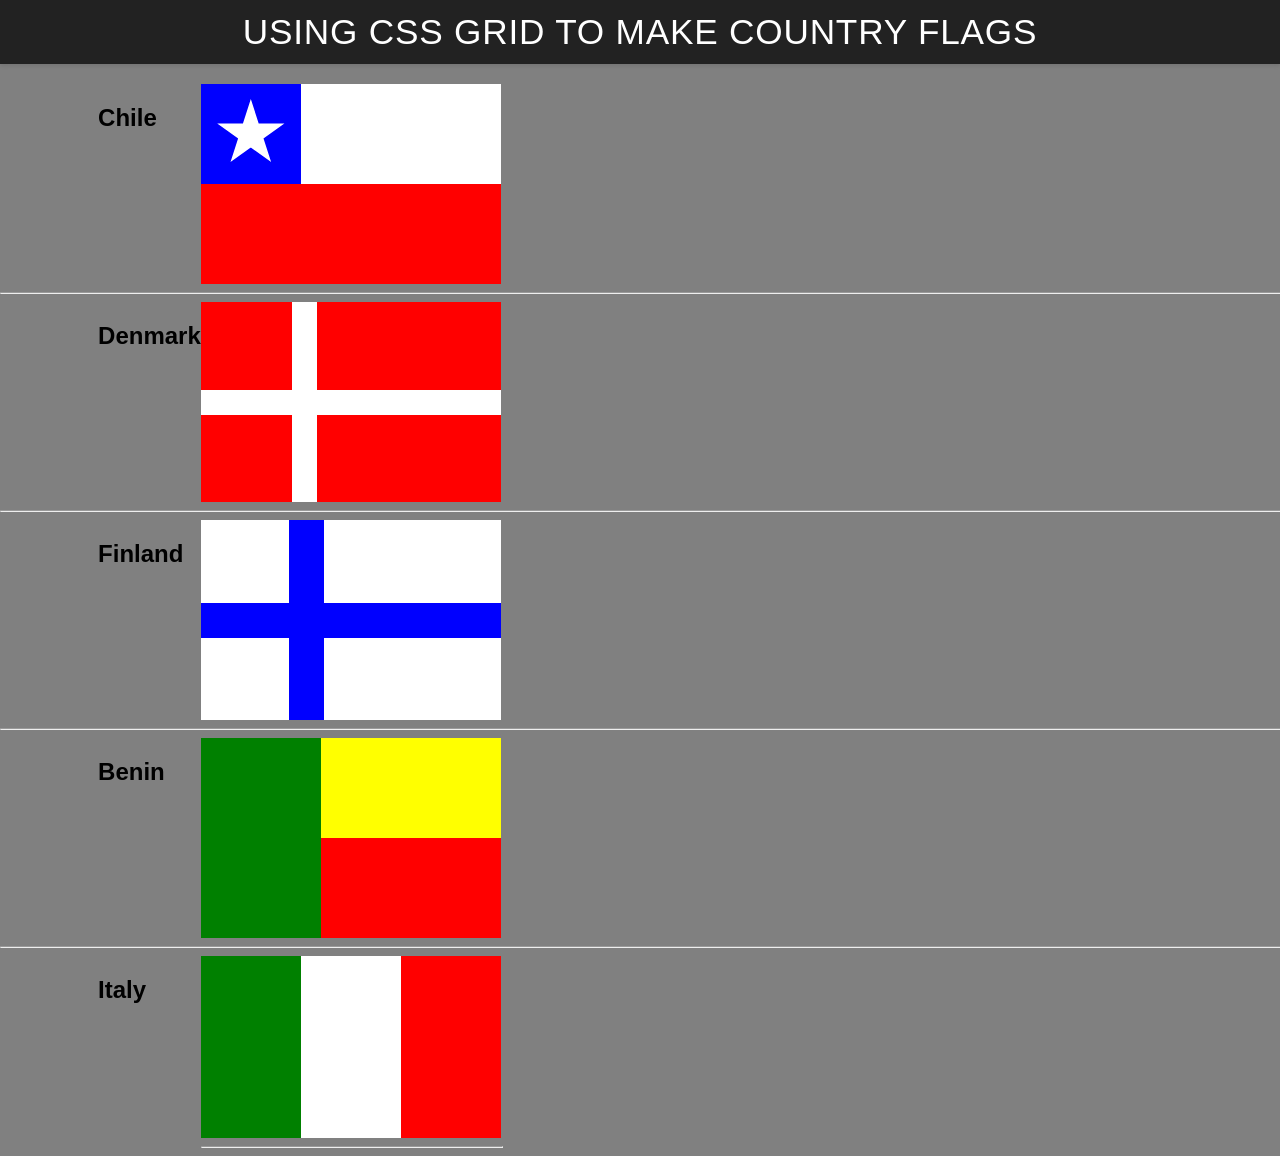
<file: ice/grid_flags/flags.html>
<!DOCTYPE html>
<html lang="en">

<head>
    <meta charset="UTF-8">
    <meta name="viewport" content="width=device-width, initial-scale=1.0">
    <title>Flag</title>
    <style>
        body {
            margin: 0;
            font-family: 'Helvetica Neue', sans-serif;
            background-color: gray;
        }

        header {
            background-color: #222;
            color: #fff;
            padding: 0.75rem 1.5rem;
            display: flex;
            align-items: center;
            justify-content: center;
            font-size: 1.1rem;
            letter-spacing: 0.05rem;
            text-transform: uppercase;
            box-shadow: 0 2px 4px rgba(0, 0, 0, 0.1);
        }

        header h1 {
            margin: 0;
            font-weight: 400;
        }
        main {
            display: grid;
            grid-template-columns: .1fr .1fr 1fr .1fr;
            margin-top: 20px;
        }
        hr {
            width: 100%;
            grid-column: 1 / 5;
        }
        h2 {
            grid-column: 2/3;
        }

        #blue {
            background: blue;
            grid-column: 1 / 2;
            display: grid;
            align-items: center;
            justify-items: center;
        }

        #white {
            background: white;
            grid-column: 2 / 4;
        }

        #red {
            background: red;
            grid-column: 1 / 4;
        }

        #chile {
            display: grid;
            grid-template-columns: 1fr 1fr 1fr;
            grid-template-rows: 1fr 1fr;
            height: 200px;
            width: 300px;
        }

        .star {
            width: 70px;
            aspect-ratio: 1;
            background: white;
            clip-path: polygon(50% 0, 79% 90%, 2% 35%, 98% 35%, 21% 90%);
        }
        #denmark {
            display: grid;
            background-color: white;
            grid-template-columns: .5fr 1fr ;
            grid-template-rows: 1fr 1fr;
            height: 200px;
            width: 300px;
            gap: 25px;
        }
        #dred1 {
            background: red;
            grid-column: 1 / 2;
        }
        #dred2 {
            background: red;
            grid-column: 2 / 3;
        }
        #dred3 {
            background: red;
            grid-column: 1 / 2;
        }
        #dred4 {
            background: red;
            grid-column: 2 / 3;
        }
        #finland {
            display: grid;
            background-color: blue;
            grid-template-columns: .5fr 1fr ;
            grid-template-rows: 1fr 1fr;
            height: 200px;
            width: 300px;
            gap: 35px;
        }
        #fwhite1 {
            background: white;
            grid-column: 1 / 2;
        }
        #fwhite2 {
            background: white;
            grid-column: 2 / 3;
        }
        #fwhite3 {
            background: white;
            grid-column: 1 / 2;
        }
        #fwhite4 {
            background: white;
            grid-column: 2 / 3;
        }
        #benin {
            display: grid;
            grid-template-columns: 1fr 1.5fr ;
            grid-template-rows: 1fr 1fr;
            height: 200px;
            width: 300px;
        }
        #bgreen {
            background: green;
            grid-row: 1 / 3;
        
            ;
        }
        #byellow {
            background: yellow;
            grid-column: 2 / 4;
        }
        #bred {
            background: red;
            grid-column: 2 / 4;
        }
        #italy {
            display: grid;
            grid-template-columns: 1fr 1fr 1fr ;
            grid-template-rows: 1fr;
            height: 200px;
            width: 300px;
        }
        #igreen {
            background: green;
         grid-column: 1 / 2;
        }
        #iwhite {
            background: white;
            grid-column: 2 / 3;
        
        }
        #ired {
            background: red;
            grid-column: 3 / 4;
        }
    </style>
</head>

<body>
    <header>
        <h1>Using CSS Grid to make Country Flags</h1>
    </header>
    <main>
        <h2>Chile</h2>
        <div id="chile">
            <div id="blue">
                <div class="star"></div>
            </div>
            <div id="white"></div>
            <div id="red"></div>
        </div>
        <hr>

        <h2>Denmark</h2>
        <div id="denmark">
            <div id="dred1"></div>
            <div id="dred2"></div>
            <div id="dred3"></div>
            <div id="dred4"></div>
        </div>
        <hr>

        <h2>Finland</h2>
        <div id="finland">
            <div id="fwhite1"></div>
            <div id="fwhite2"></div>
            <div id="fwhite3"></div>
            <div id="fwhite4"></div>
        </div>
        <hr>

        <h2>Benin</h2>
        <div id="benin">
            <div id="bgreen"></div>
            <div id="byellow"></div>
            <div id="bred"></div>
        </div>
        <hr>
        <h2>Italy</h2>
        <div id="italy">
            <div id="igreen"></div>
            <div id="iwhite"></div>
            <div id="ired"></div>
        <hr>
    </main>
</body>

</html>
</file>
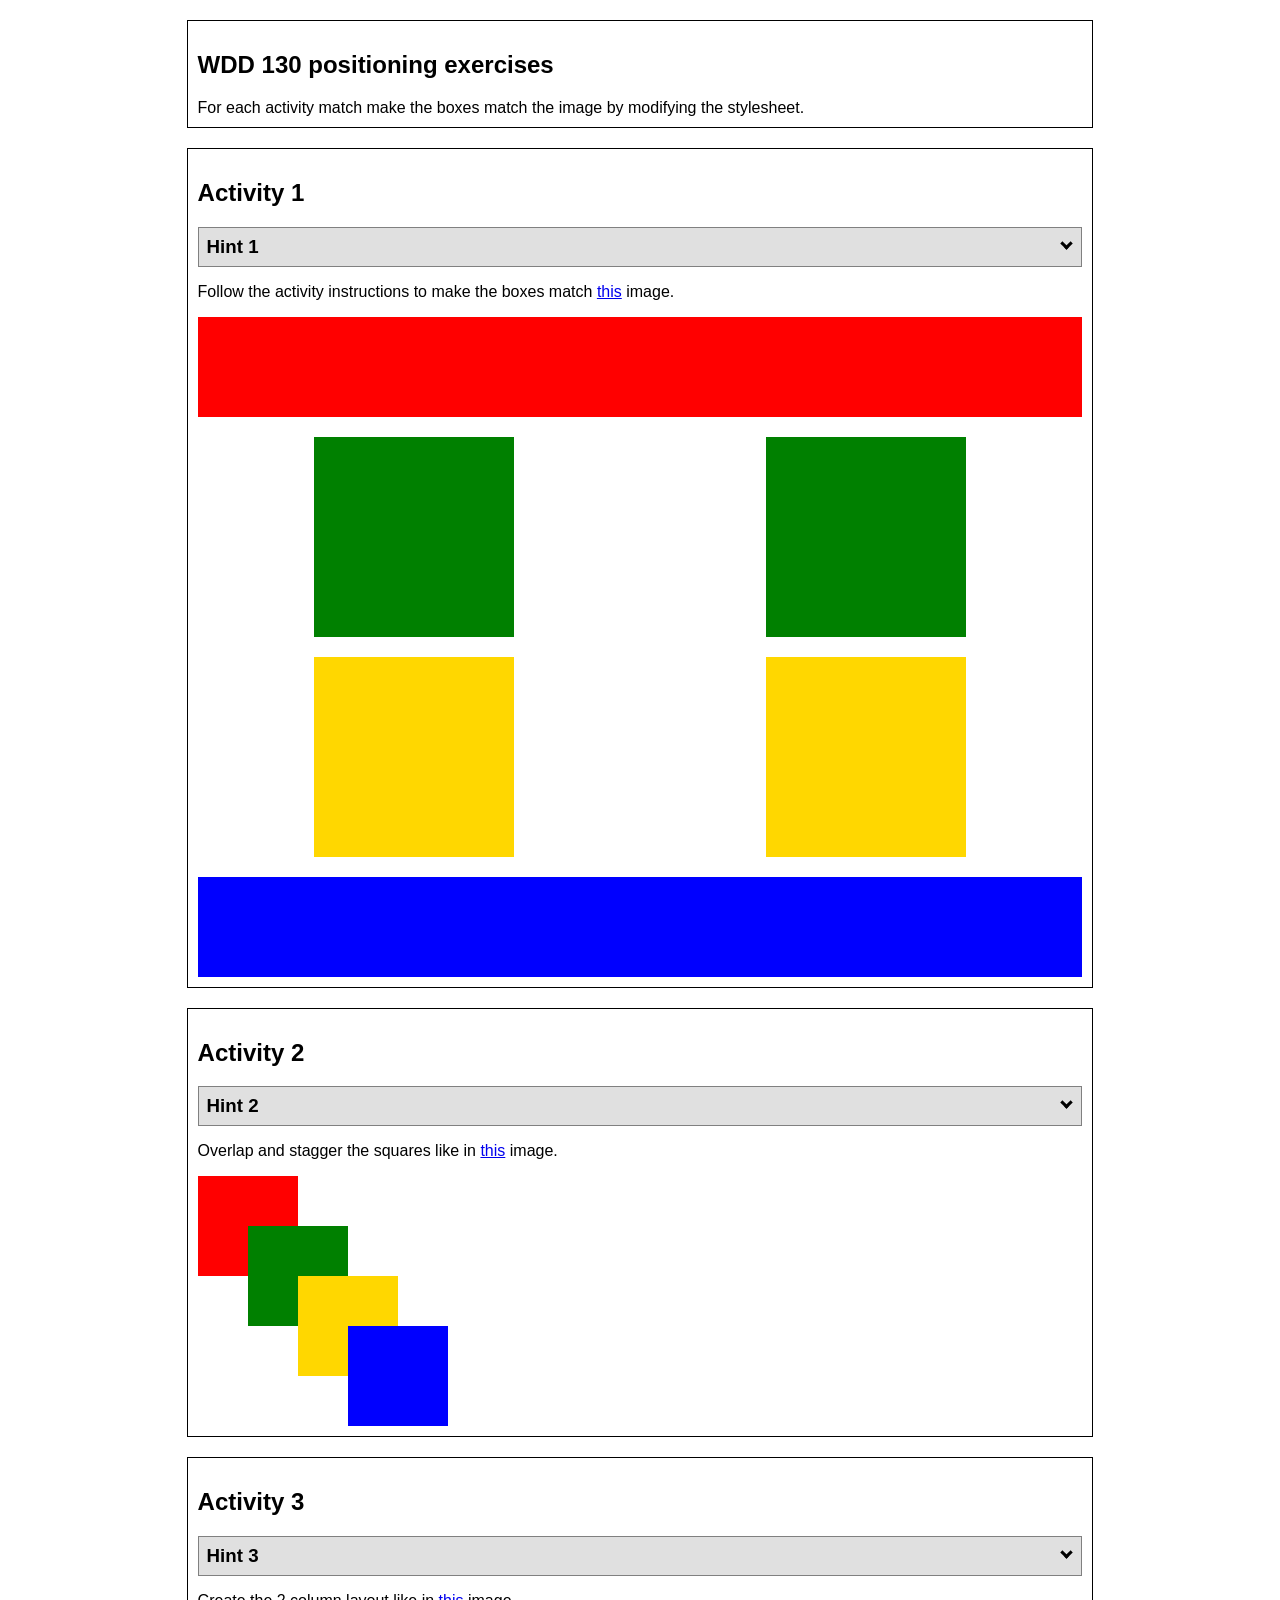
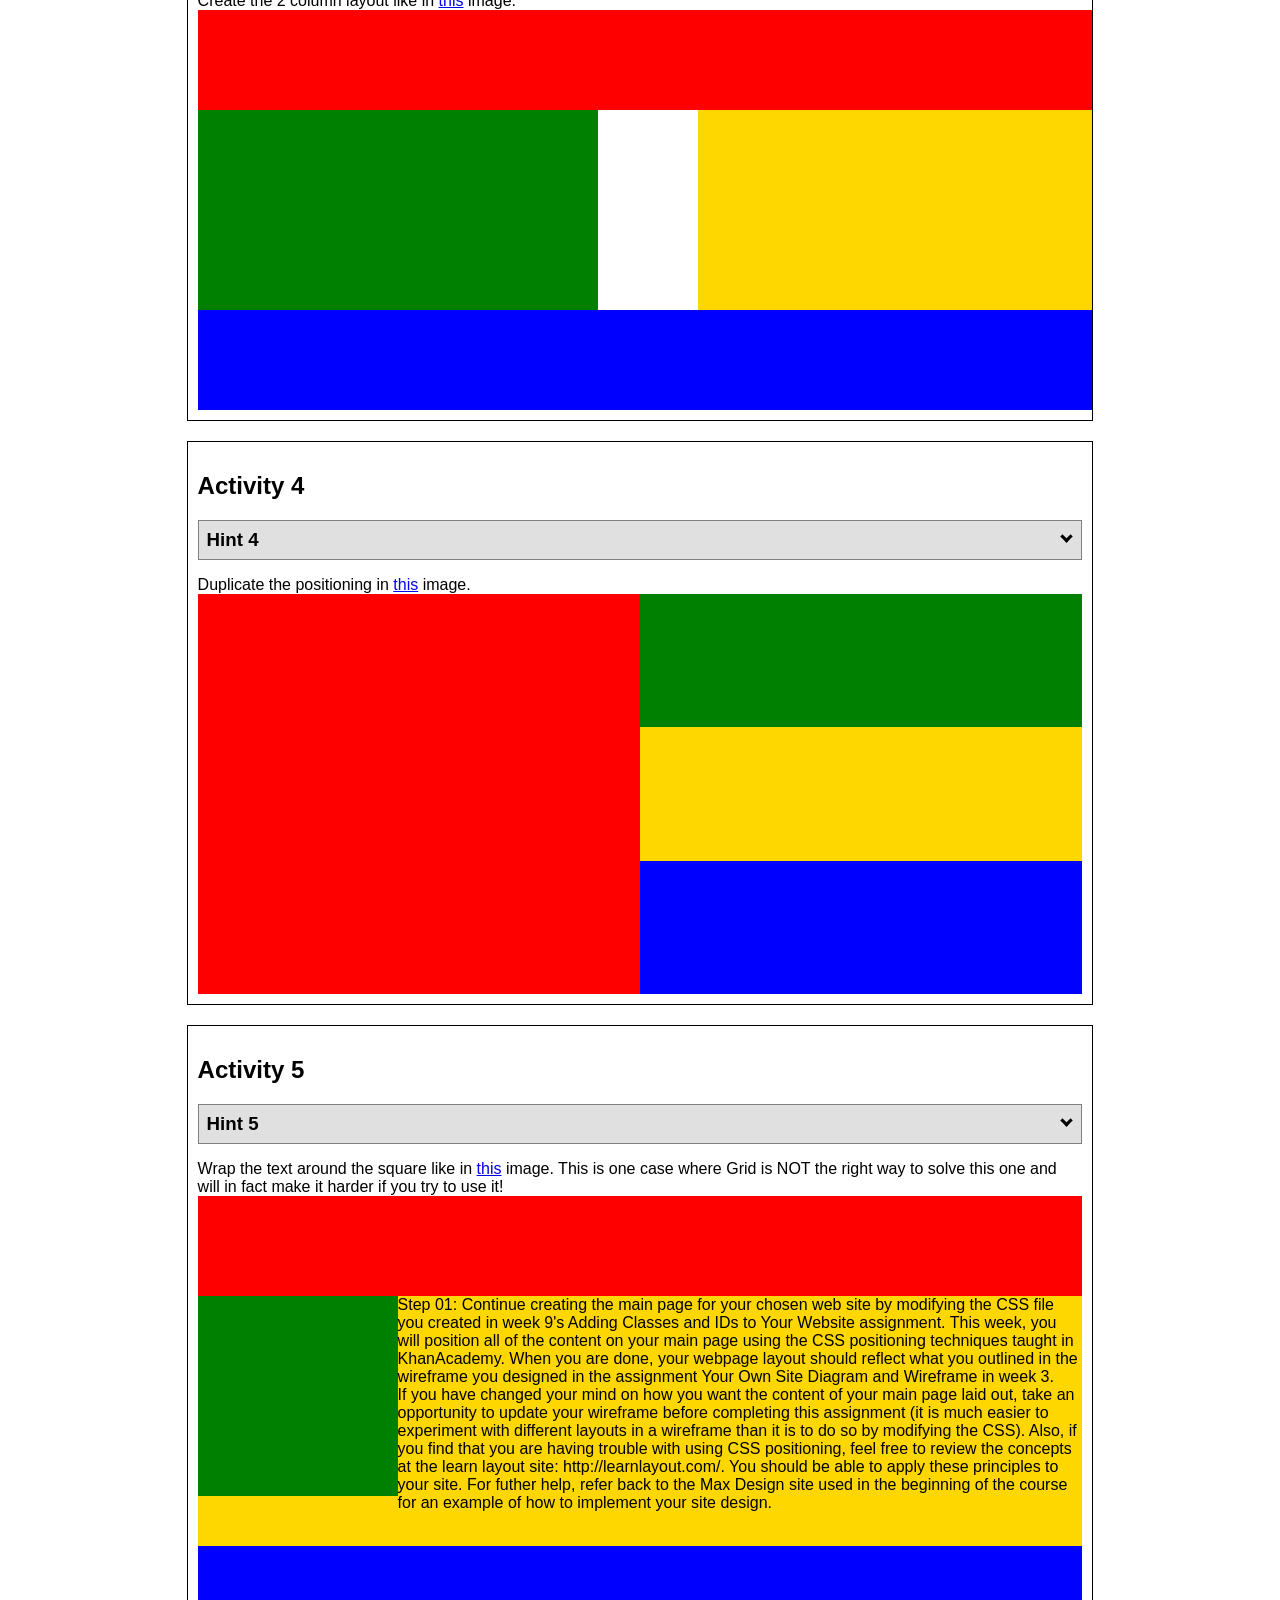
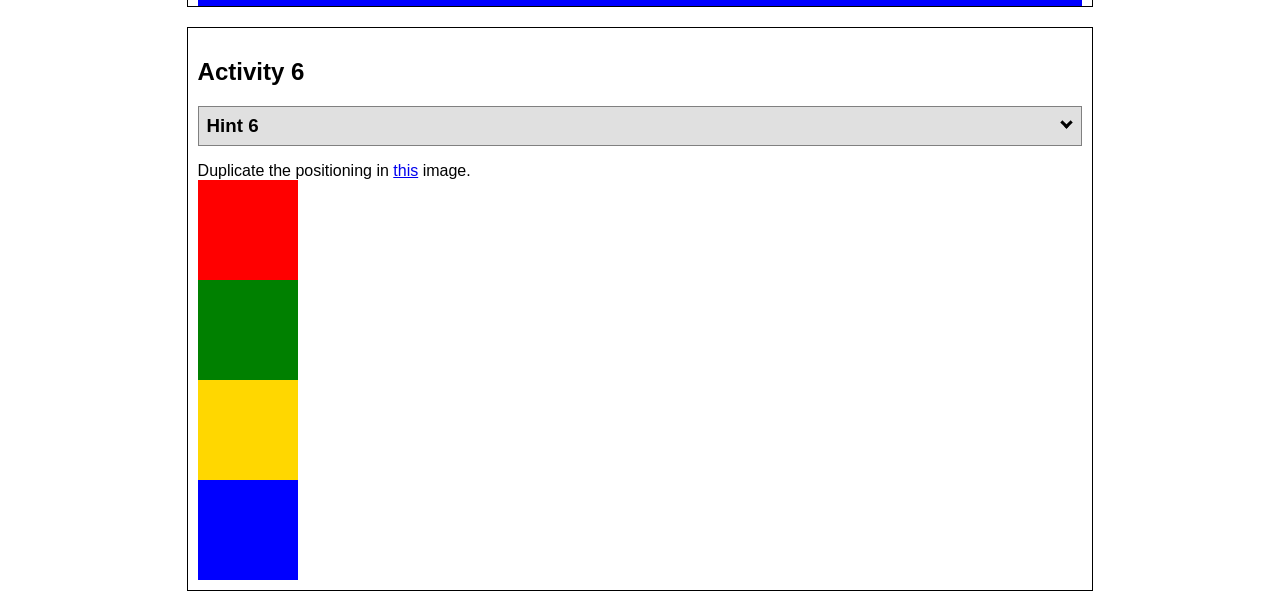
<file: ice/positioning/positioning.html>
<!DOCTYPE html>
<html lang="en">
  <head>
    <!-- HTML - Name: positioning.html -->
    <title>Positioning Activity</title>
    <link rel="stylesheet" type="text/css" href="positionstyles.css" />
  </head>
  <body>
    <div class="activity">
      <h2>WDD 130 positioning exercises</h2>
      For each activity match make the boxes match the image by modifying the stylesheet.</div>
    <div class="activity">
      <h2>Activity 1</h2>
      <section class="hint"><input type="checkbox" ><i></i> <h3>Hint 1</h3><div><p>Use the activity instructions for the firt activity</a></p></div></section>
      <p>Follow the activity instructions to make the boxes match  <a href="images/example1.png" target="_blank">this</a> image.</p>
      <div class="content1" >
        <div class="red1" ></div>
        <div class="green1" ></div>
        <div class="green1" ></div>
        <div class="yellow1"></div>
        <div class="yellow1"></div>
        <div class="blue1"></div>
      </div>
    </div>
    <div class="activity">
      <h2>Activity 2</h2>
      <section class="hint"><input type="checkbox" > <h3>Hint 2</h3><i></i><div>
      <ul>
      <li>grid-template-columns: 50px 50px 50px 50px 50px </li></ul></div></section>
      <p>Overlap and stagger the squares like in <a href="images/example2.png" target="_blank">this</a> image.</p>
      <div class="content2" >
        <div class="red2" ></div>
        <div class="green2" ></div>
        <div class="yellow2"></div>
        <div class="blue2"></div>
      </div>
    </div>
    <div class="activity">
      <h2>Activity 3</h2>
      <section class="hint"><input type="checkbox" > <h3>Hint 3</h3><i></i><div><p>This one is going to be best solved with CSS Grid. Remember to make the boxes the right width first...then start moving them around. </p><h4>Properties used:</h4><ul><li>display:grid;</li><li>grid-template-columns:</li><li>grid-column-gap:</li>
        <li>grid-column:</li>  </ul></div></section>
      Create the 2 column layout like in <a href="images/example3.png" target="_blank">this</a>  image.
      <div class="content3" >
        <div class="red3" ></div>
        <div class="green3" ></div>
        <div class="yellow3"></div>
        <div class="blue3"></div>
      </div>
    </div>
    <div class="activity">
      <h2>Activity 4</h2>
      <section class="hint"><input type="checkbox" > <h3>Hint 4</h3><i></i><div><p>For the others we have been primarily concerned with width. For this one you will need to adjust height as well. </p><h4>Properties used:</h4><ul><li>display:grid;</li><li>grid-template-columns:</li><li>grid-row:</li></ul></div></section>
      Duplicate the positioning in <a href="images/example4.png" target="_blank">this</a> image. 
      <div class="content4" >
        <div class="red4" ></div>
        <div class="green4" ></div>
        <div class="yellow4"></div>
        <div class="blue4"></div>
      </div>
    </div>

    <div class="activity">
      <h2>Activity 5</h2>
      <section class="hint"><input type="checkbox" > <h3>Hint 5</h3><i></i><div><p>Grid is <strong>not</strong> the right way to do this.  In fact there is only one way to really do that...and that is with float. Remember that we float the thing we want the text to wrap around.  Also remember to start by making all the shapes the right size and shape.</p><h4>Properties used:</h4><ul><li>float: left;</li></ul></div></section>
      Wrap the text around the square like in <a href="images/example5.png" target="_blank">this</a> image. This is one case where Grid is NOT the right way to solve this one and will in fact make it harder if you try to use it!
      <div class="content5" >
        <div class="red5" ></div>
        <div class="green5" ></div>
        <div class="yellow5">Step 01: Continue creating the main page for your chosen web site by modifying the CSS file you created in week 9's Adding Classes and IDs to Your Website assignment. This week, you will position all of the content on your main page using the CSS positioning techniques taught in KhanAcademy. When you are done, your webpage layout should reflect what you outlined in the wireframe you designed in the assignment Your Own Site Diagram and Wireframe in week 3. <br />
          If you have changed your mind on how you want the content of your main page laid out, take an opportunity to update your wireframe before completing this assignment (it is much easier to experiment with different layouts in a wireframe than it is to do so by modifying the CSS). Also, if you find that you are having trouble with using CSS positioning, feel free to review the concepts at the learn layout site: http://learnlayout.com/. You should be able to apply these principles to your site. For futher help, refer back to the Max Design site used in the beginning of the course for an example of how to implement your site design.</div>
        <div class="blue5"></div>
      </div>
    </div>
    <div class="activity">
      <h2>Activity 6</h2>
      <section class="hint"><input type="checkbox" > <h3>Hint 6</h3><i></i><div><p>This one is all about visualizing the grid behind the layout. If you are having a hard time doing that first: all the sizes are even multiples of 100, and second here is another example with the lines drawn: <a href="images/example6-hint.png" target="_blank">example 6 with lines</a>. For this one you will find it easiest if you use px for the column width. You can also use <kbd>z-index</kbd> to control the element layering.    </p><h4>Properties used:</h4><ul><li>display:grid;</li><li>grid-template-columns:</li><li>grid-column:</li><li>grid-row:</li><li><a href="https://www.w3schools.com/cssref/pr_pos_z-index.asp" target="_blank">z-index:</a></li></ul></div></section>
      Duplicate the positioning in <a href="images/example6.png" target="_blank">this</a> image.
      <div class="content6" >
        <div class="red6" ></div>
        <div class="green6" ></div>
        <div class="yellow6"></div>
        <div class="blue6"></div>
      </div>
    </div>
  </body>
</html>
</file>
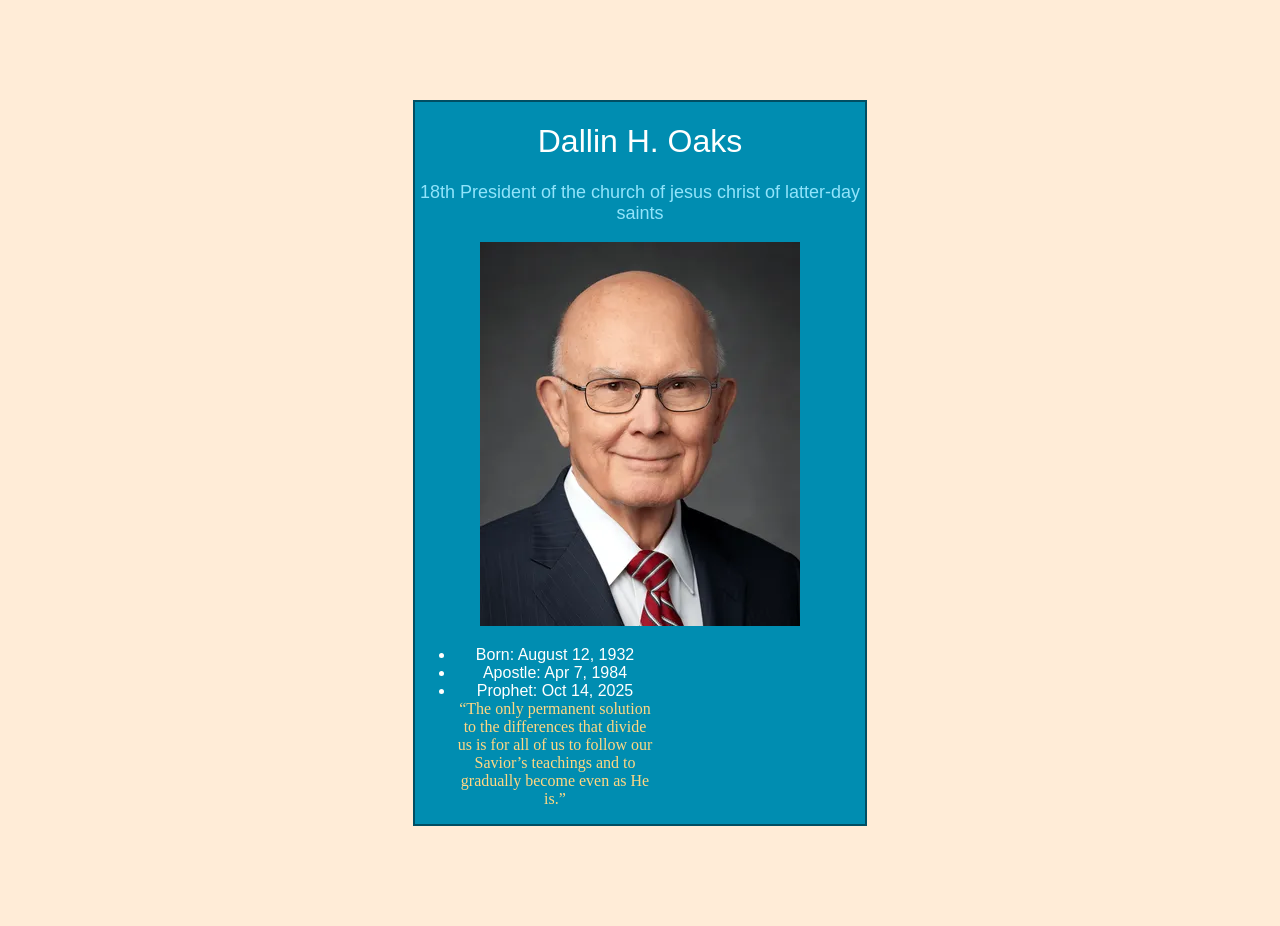
<file: ice/prophet_cards/oaks.html>
<!DOCTYPE html>
<html lang="en">
<head>
    <meta charset="UTF-8">
    <meta name="viewport" content="width=device-width, initial-scale=1.0">
    <title>Dallin H. Oaks</title>
    <style>
        /* Insert styles here, this is called an internal stylesheet  */
        body { 
            background: #FFECD7;
        }
        #Dallin {
            background: #008db1;
            border: 2px solid #004e63;
            padding: px;
            width: 450px;
            margin: 100px auto;
            text-align: center;
        }
        #Dallin h1 {
            color: #fffffe;
            font-family: Helvetica;
            font-weight: 100;
        }
        #Dallin p {
            color: #91e4fb;
            font-size: 18px;
            font-family: helvetica;}

        ul {
            color: #fffffe;
            font-family: Helvetica;
            width: 200px;
            }
        #Dallin p2 { 
            color: #ffd783;
            font-family: Brush Script Mt;
        }
    </style>
</head>
<body>
    <div id="Dallin">
        <h1>Dallin H. Oaks</h1>
        <p>18th President of the church of jesus christ of latter-day saints</p>
        <img src="images/oaks.webp" alt="Dallin H. Oaks">
        <ul>
            <li>Born: August 12, 1932</li>
            <li>Apostle: Apr 7, 1984</li>
            <li>Prophet: Oct 14, 2025</li>
            <p2>“The only permanent solution to the differences that divide us is for all of us to follow our Savior’s teachings and to gradually become even as He is.”</p2>
    </div>
</body>

</html>
</file>
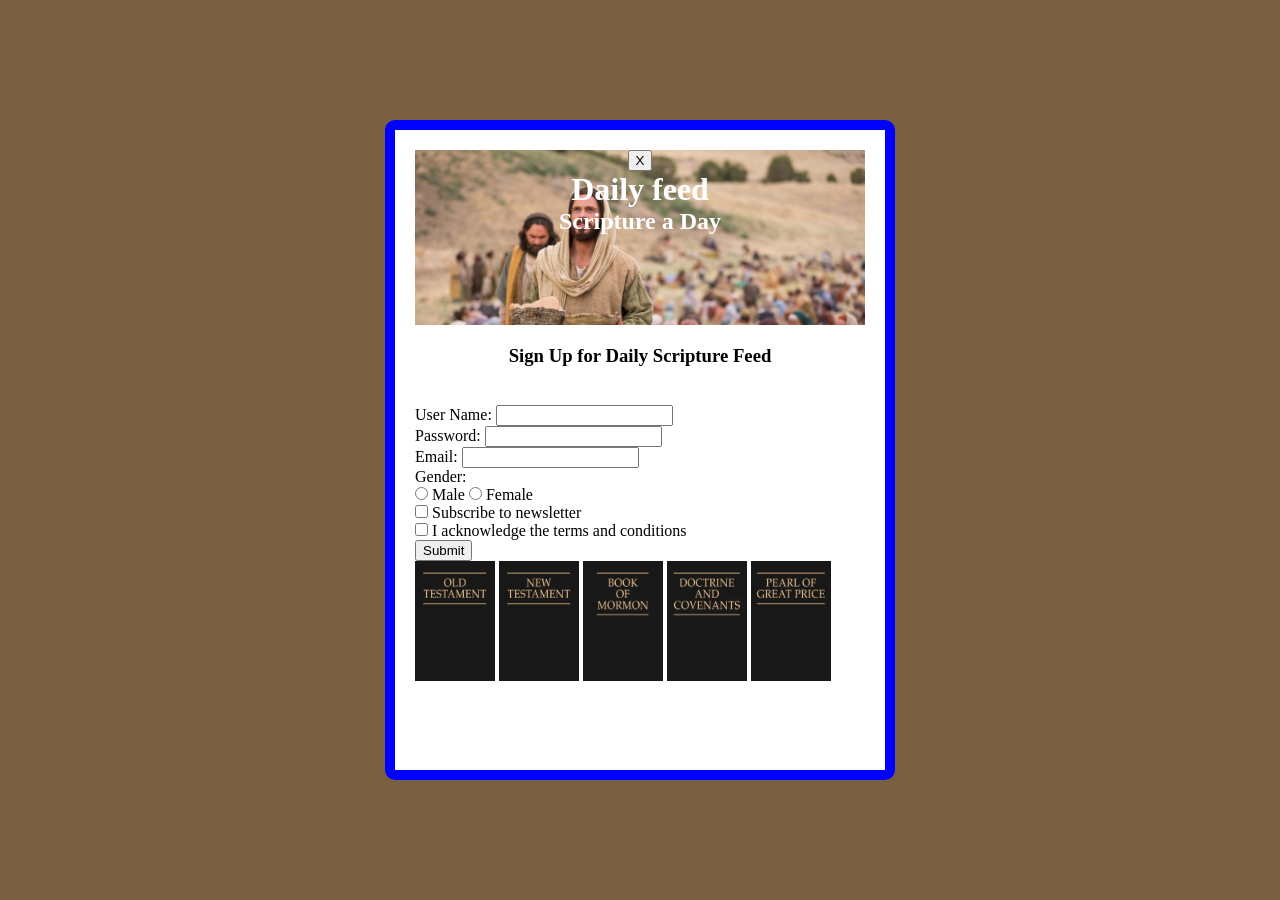
<file: ice/signup/signup.html>
<!DOCTYPE html>
<html lang="en">

<head>
    <meta charset="UTF-8">
    <meta name="viewport" content="width=device-width, initial-scale=1.0">
    <title>Daily Feed Sign Up</title>

    <style>
        * {
            margin: 0;
        }

        body {
            background: rgb(120, 96, 64);
        }
        #formContainer {
            background: rgb(255, 255, 255);
            width: 450px;
            height: 600px;
            padding: 20px;
            border-radius: 10px;
            position: absolute;
            top: 50%;
            left: 50%;
            transform: translate(-50%, -50%);
            border: 10px solid blue;
            h3 {
                text-align: center;
                margin-bottom: 20px;
            }
            
        }
        img {
            width: 80px;
            height: 120px;
        
        }
        #top {
            color: white;
            width: 100%;
            height: 175px;
            text-align: center;
            margin-bottom: 20px;
            background-image:url(images/jesus_feeds_5000.jpeg);
            background-size: cover;
            
        }
    </style>




</head>

<body>
    
    <div id="formContainer">
        <div id=top>
              <button type="button" id="closeBtn">X</button>
             <h1>Daily feed</h1>
             <h2>Scripture a Day</h2> 
    
        </div>
        <h3>Sign Up for Daily Scripture Feed</h3> <br>
        <form id="myForm">
          
            <label for="username">User Name:</label> 
            <input type="text" id="username" name="username" required> <br>

            <label for="password">Password:</label>
            <input type="password" id="password" name="password" required> <br>

            <label for="email">Email:</label>
            <input type="email" id="email" name="email" required> <br>

            <label>Gender:</label>
            <div>
                <input type="radio" id="male" name="gender" value="male" required>
                <label for="male">Male</label>
                <input type="radio" id="female" name="gender" value="female" required>
                <label for="female">Female</label> 
            </div>

            <section>
                <input type="checkbox" id="newsletter" name="newsletter">
                <label for="newsletter">Subscribe to newsletter</label>
            </section>

            <section>
                <input type="checkbox" id="conditions" name="conditions" required>
                <label for="conditions">I acknowledge the terms and conditions</label>
            </section>

            <section>
                <button type="submit">Submit</button>
            </section>
            <img src="images/old_testament.webp" alt="">
            <img src="images/new_testament.webp" alt="">
            <img src="images/book_of_mormon.webp" alt="">
            <img src="images/doctrine_and_covenants.webp" alt="">
            <img src="images/pearl_of_great_price.webp" alt="">
        </form>
        
    </div>

    <div id="output"></div>

    <script>
        // Here is some Javascript to start looking forward to wdd131
        document.getElementById("closeBtn").addEventListener("click", function () {
            document.getElementById("formContainer").style.display = "none";
         });
        const form = document.getElementById('myForm');
        const output = document.getElementById('output');

        form.addEventListener('submit', function (event) {
            event.preventDefault(); // Stop form from actually submitting

            const formData = new FormData(form);
            const entries = [];

            for (const [key, value] of formData.entries()) {
                if (key == "password") {
                    entries.push(`<strong>${key}</strong>: ${value} (you should probably encrypt the password)`);
                } else {
                    entries.push(`<strong>${key}</strong>: ${value}`);
                }
            }

            output.innerHTML = `
            <br>  
            <h3>Here is the data that would be sent to the server:</h3>
            <ul>
                ${entries.map(item => `<li>${item}</li>`).join('')}
            </ul>
            `;
                });
    </script>

</body>

</html>
</file>
<file: styles/styles.css>
:root {
    --primary-color: black; 
    --accent-color: #076856;
    --text-color: #6dacb9;
    --heading-font: 'Montserrat';
    --body-font: 'Roboto';
}


body {
    margin: 0;
    font-family: var(--body-font);
    color: var(--text-color);
    display: grid;
    grid-template-columns: 1fr; 
    grid-template-rows: auto auto 1fr auto;
    min-height: 100vh;
}


main {
    display: grid;
    grid-template-columns: repeat(auto-fit, minmax(300px, 1fr));
    gap: 20px;
    padding: 20px;
    max-width: 1200px;
    margin: 0 auto;
}


nav ul {
    list-style: none;
    display: flex;
    justify-content: center;
    gap: 20px;
    padding: 0;
}


h1, h2, h3 {
    font-family: var(--heading-font);
    color: var(--primary-color);
}
}
</file>
<file: ice/favorite_devo/styles/styles.css>
body {
  margin: 0;
  height: 100%;
  font-family: Arial, sans-serif;
  background: linear-gradient(to bottom, #a55050, #001f3f);
  background-repeat: no-repeat; /* Just in case */
  background-attachment: fixed;
}

.container {
  text-align: center;
}

.header {
  padding: 20px 0;
}

.header-image {
  background-image: url('../images/icenter.png'); /* Replace with your image */
  background-repeat: no-repeat;
  background-position: center;
  height: 150px;
  display: flex;
  flex-direction: column;
  justify-content: center;
  color: rgb(255, 246, 219);

}

.header-image h1 {
  margin: 0;
  line-height: 0.9;
    font-size: 3.5em;
  font-weight: bold;
  text-shadow: 2px 2px 4px rgba(0, 0, 0, 0.7);
  background: #00000055;
}

.content-box {
  background-color: rgb(255, 246, 219);
  margin: 30px auto;
  width: 90%;
  max-width: 900px;
  padding: 40px;
  box-shadow: 5px 5px 0px black;
  min-height: 400px;
}
table {
  width: 100%; 
  border-collapse: collapse; 
}

th, td {
  border: 1px solid #873a30a9; 
  padding: 8px; 
  text-align: left; 
}

thead th {
  background-color: #23247787; 
}
form {
  margin-top: 20px;
  padding: 20px;
  background-color: rgb(255, 246, 219); 
  box-shadow: 5px 5px 0px black;
  max-width: 500px;
  margin-left: auto;
  margin-right: auto;
}
</file>
<file: ice/positioning/positionstyles.css>
/* CSS - Name: "positionstyles.css" */
/* Activity 1 styles */
.content1 {
  /* This is the parent of the activity 1 boxes. */
display: grid;
grid-template-columns: 1fr 1fr;
gap: 20px;
}
.red1 { 
  width: 100%; 
  height: 100px; 
  background-color: red; 
grid-column: 1 / 3;

} 
.green1 {
  width: 200px; 
  height: 200px; 
  background-color: green; 
  justify-self: center;
;
} 
.yellow1 {
  width: 200px; 
  height: 200px; 
  background-color: gold; 
  justify-self: center;
} 
.blue1 {
  width: 100%; 
  height: 100px; 
  background-color: blue; 
grid-column: 1 / 3;
} 
/* Activity 2 styles */ 
.content2 {
  /* This is the parent of the activity 2 boxes. */
display: grid;
grid-template-columns: repeat(5, 50px);
grid-template-rows: repeat(5, 50px);
}
.red2 {
  width: 100px; 
  height: 100px; 
  background-color: red; 

} 
.green2 { 
  width: 100px; 
  height: 100px; 
  background-color: green; 
  grid-column: 2 / 4;
  grid-row: 2 / 4;
} 
.yellow2 {
  width: 100px; 
  height: 100px; 
  background-color: gold; 
  grid-column: 3 / 5;
  grid-row: 3 / 5;
} 
.blue2 {
  width: 100px; 
  height: 100px; 
  background-color: blue; 
  grid-column: 4 / 6;
  grid-row: 4 / 6;
} 
/* Activity 3 styles */ 
.content3 {
  /* This is the parent of the activity 3 boxes. */
  display: grid;
  grid-template-columns:(2, 1fr);
  grid-column-gap: 100px;
}
.red3 {
  width: 100%; 
  height: 100px; 
  background-color: red; 
  grid-column: 1 / 3;
} 
.green3 {
  width: 400px; 
  height: 200px; 
  background-color: green;
  justify-self: center;
} 
.yellow3 {
  width: 400px; 
  height: 200px; 
  background-color: gold; 
justify-self: center;
} 
.blue3 {
  width: 100%;
  height: 100px; 
  background-color: blue; 
  grid-column: 1 / 3;
} 
/* Activity 4 styles */ 
.content4 {
  /* This is the parent of the activity 4 boxes. */
  height: 400px;
  display: grid;
  grid-template-columns: 1fr 1fr;
  grid-template-rows: 1fr 1fr 1fr;
}
.red4 {
  width: 100%; 
  height: 400px; 
  background-color: red; 
  grid-column: 1 / 2;
  grid-row: 1 / 4;
} 
.green4 {
  width: 100%; 
  height: 100%; 
  background-color: green; 
} 
.yellow4 {
  width: 100%; 
  height: 100%; 
  background-color: gold; 
} 
.blue4 {
  width: 100%; 
  height: 100%; 
  background-color: blue; 
} 
/* Activity 5 styles */ 
.content5 {
  /* This is the parent of the activity 5 boxes. */
  height: 400px;
  
}
.red5 { 
  width: 100%; 
  height: 100px; 
  background-color: red; 
} 
.green5 { 
  width: 200px; 
  height: 200px; 
  background-color: green; 
float :left;
} 
.yellow5 {
  width: 100%; 
  height: 250px; 
  background-color: gold; 

} 
.blue5 {
  width: 100%; 
  height: 250px; 
  background-color: blue; 
} 
/* Activity 6 styles */ 
.content6 {
  /* This is the parent of the activity 6 boxes. */
}
.red6 {
  width: 100px; 
  height: 100px; 
  background-color: red; 
} 
.green6 {
  width: 100px; 
  height: 100px; 
  background-color: green; 
} 
.yellow6 {
  width: 100px; 
  height: 100px; 
  background-color: gold; 
} 
.blue6 {
  width: 100px; 
  height: 100px; 
  background-color: blue; 
} 


/* Do not make any changes below here */
.activity {
  width: 70%; 
  margin: 20px auto; 
  font-family: Arial, sans-serif; 
  border: 1px solid black; 
  padding: 10px; 
  clear:both; 
  overflow: auto;
} 

.hint {
  border: 1px solid grey;
  background: #e0e0e0;
  padding: .5em;
  position: relative;
  margin: 1em 0;
}
.hint h3 {
  margin: 0;
}
.hint:hover {
  background: #d0d0d0;
}
.hint > div {
  display: none;
}

.hint input[type=checkbox] {
  position: absolute;
  width: 100%;
  height: 100%;
  opacity: 0;
  z-index: 1;
  cursor: pointer;
}

.hint input[type=checkbox]:checked ~ div {
  display: block;
}

.hint i {
  position: absolute;
  transform: translate(-6px, 0);
  margin-top: 16px;
  right: 10px;
  top: -3px;
}
.hint i:before, .hint i:after {
  content: "";
  position: absolute;
  background-color: black;
  width: 3px;
  height: 9px;
}
.hint i:before {
  transform: translate(2px, 0) rotate(45deg);
}
.hint i:after {
  transform: translate(-2px, 0) rotate(-45deg);
}

.hint input[type=checkbox]:checked ~ i:before {
  transform: translate(-2px, 0) rotate(45deg);
}
.hint input[type=checkbox]:checked ~ i:after {
  transform: translate(2px, 0) rotate(-45deg);
}
.hint a {
  position: relative;
  z-index: 1;
}
</file>
<file: ice/Your a cuttie/styles/styles.css>
@import url('https://fonts.googleapis.com/css2?family=Creepster&family=Special+Elite&display=swap');

:root {
    --forest-green: #1a2e05;
    --chaos-pink: #ff007f; 
    --toxic-yellow: #ccff00;
}

/* --- THE STROBE ANIMATIONS --- */
@keyframes strobe {
    0% { background-color: var(--chaos-pink); }
    50% { background-color: var(--toxic-yellow); }
    100% { background-color: white; }
}

@keyframes propose {
    0% { transform: translate(-50%, -50%) scale(1); background: var(--chaos-pink); }
    50% { transform: translate(-50%, -50%) scale(1.1); background: white; }
    100% { transform: translate(-50%, -50%) scale(1); background: var(--chaos-pink); }
}

body {
    background: var(--forest-green);
    background-image: radial-gradient(var(--chaos-pink) 1px, transparent 0);
    background-size: 25px 25px;
    font-family: 'Special Elite', courier;
    margin: 0;
}

/* Clicking background triggers strobe */
#wrapper:active {
    animation: strobe 0.1s infinite;
}

#wrapper {
    max-width: 900px;
    margin: 20px auto;
    background: rgba(255, 255, 255, 0.95);
    border: 8px solid var(--forest-green);
    padding: 20px;
    transition: background 0.1s;
    min-height: 90vh;
    position: relative;
}

/* --- Navigation (Straight Line) --- */
nav ul {
    display: flex;
    justify-content: center;
    gap: 40px;
    list-style: none;
    padding: 20px;
    border-bottom: 2px solid var(--forest-green);
}

nav li {
    cursor: pointer;
    font-weight: bold;
    font-size: 1.2rem;
    transition: 0.2s;
}

nav li:nth-child(1):active { transform: scale(4); color: white; }
nav li:nth-child(2):active { letter-spacing: 50px; }
nav li:nth-child(3):active { transform: translateY(100vh) rotate(360deg); }
nav li:nth-child(4):active { filter: invert(1); background: black; }

/* --- Main Content --- */
main {
    padding: 40px;
    text-align: center;
}

h1 {
    cursor: pointer;
    font-family: 'Creepster', cursive;
    font-size: clamp(3rem, 10vw, 5rem);
}

h1:active + img {
    filter: grayscale(1) invert(1) contrast(10);
    transform: scale(1.2) rotate(-5deg);
}

img {
    width: 300px;
    transition: all 0.4s cubic-bezier(0.175, 0.885, 0.32, 1.275);
    margin-bottom: 20px;
}

/* --- Section Chaos --- */
section:nth-of-type(1):active {
    transform: translateX(1500px) rotate(1080deg);
    opacity: 0;
    transition: all 0.8s ease-in;
}

section:nth-of-type(2):active {
    border-radius: 50%;
    background: black;
    color: var(--toxic-yellow);
    transform: scale(0.5);
}

section:nth-of-type(3):active {
    animation: shake 0.1s infinite;
}

@keyframes shake {
    0% { transform: translate(5px, 5px); }
    50% { transform: translate(-5px, -5px); }
    100% { transform: translate(0); }
}

h2 {
    color: var(--chaos-pink);
    font-family: 'Creepster', cursive;
    font-size: 2.5rem;
}

/* --- THE VALENTINE PROPOSAL FOOTER --- */
footer {
    text-align: center;
    padding: 40px;
    border-top: 5px dashed var(--toxic-yellow);
    margin-top: 20px;
    background: black;
    color: var(--toxic-yellow);
    cursor: pointer;
    position: relative;
    overflow: hidden;
}

/* The Bee Movie hint still lingers on hover */
footer:hover::before {
    content: "Your a cutie, and I have a question...";
    position: absolute;
    top: 0; left: 0; width: 100%; height: 100%;
    background: var(--toxic-yellow);
    color: black;
    display: flex;
    align-items: center;
    justify-content: center;
    font-weight: bold;
}

/* The Final Proposal on Click */
footer:active::after {
    content: "WILL YOU BE MY VALENTINE?";
    position: fixed;
    top: 50%; left: 50%;
    transform: translate(-50%, -50%);
    width: 100vw;
    height: 100vh;
    display: flex;
    align-items: center;
    justify-content: center;
    font-family: 'Creepster', cursive;
    font-size: 8vw;
    color: white;
    z-index: 9999;
    animation: propose 0.3s infinite;
    text-shadow: 10px 10px 0px black;
}
</file>
